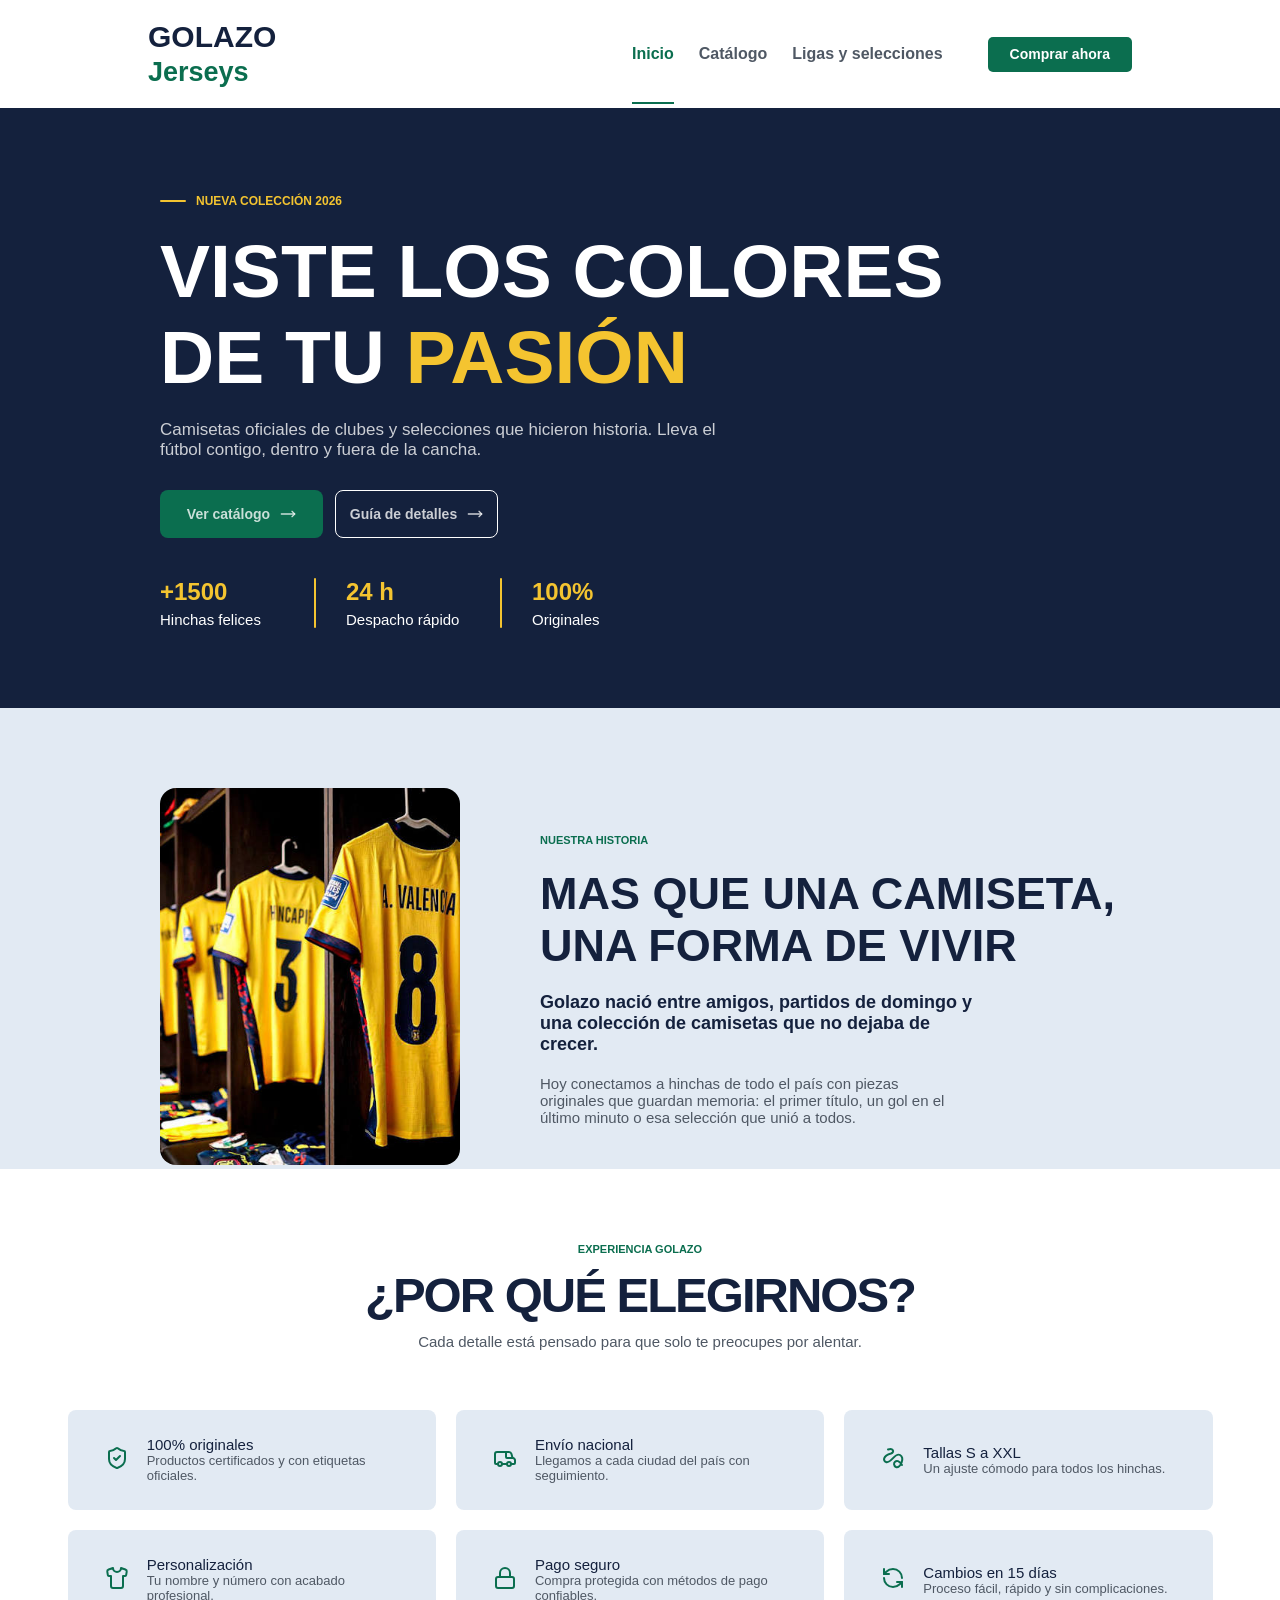
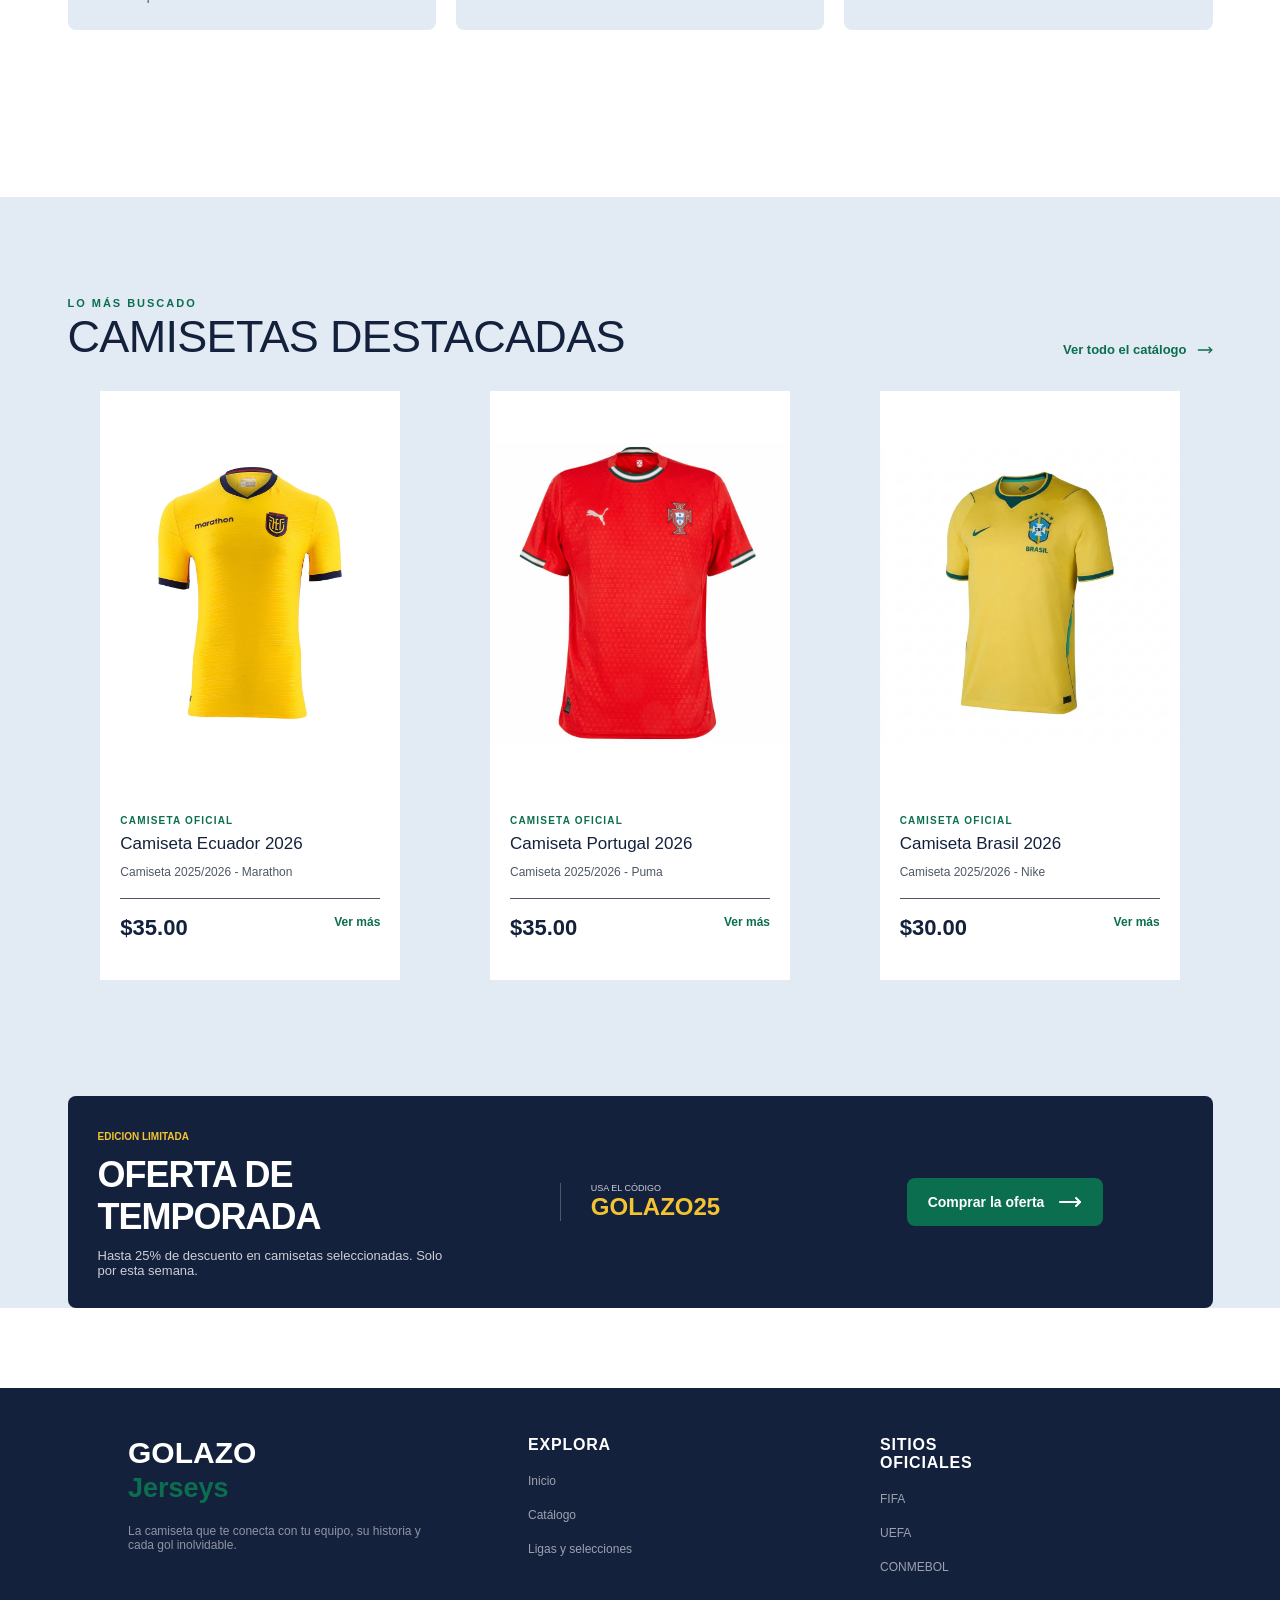
<file: index.html>
<!DOCTYPE html>
<html lang="es">
<head>
    <meta charset="UTF-8">
    <meta name="viewport" content="width=device-width, initial-scale=1.0">
    <title>GOLAZO Jerseys</title>
    <link rel="preconnect" href="https://fonts.googleapis.com">
    <link rel="preconnect" href="https://fonts.gstatic.com" crossorigin>
    <link rel="stylesheet" href="css/styles.css">
</head>
<body>
    <header class="cabecera">
        <div class="contenedor">
            <a href="index.html">
                <div class="logo">
                    <h1>GOLAZO<br><span>Jerseys</span></h1>
                </div>
            </a>

            <nav class="navegacion">
                <ul>
                    <li><a href="index.html" id="inicio" class="active"> Inicio</a></li>
                    <li><a href="catalogo.html" id="catalogo">Catálogo</a></li>
                    <li><a href="tercerPagina.html" id="liga">Ligas y selecciones</a></li>
                </ul>
                <a href="catalogo.html" id="comprar">Comprar ahora</a>
            </nav>
        </div>
    </header>

    <main>
        <section class= "hero">
            <div class="heroContenedor">
                <span id="nueva-coleccion">NUEVA COLECCIÓN 2026</span>
                <h2>VISTE LOS COLORES <br> DE TU <span style="color: var(--colorAmarillo);">PASIÓN</span></h2>
                <p>Camisetas oficiales de clubes y selecciones que hicieron historia. Lleva el <br> fútbol contigo, dentro y fuera de la cancha.</p>

                <div class="heroNavegacion">
                    <a href="catalogo.html" class="catalogo">Ver catálogo<svg xmlns="http://www.w3.org/2000/svg" width="16" height="16" viewBox="0 0 24 24" fill="none" stroke="currentColor" stroke-width="2" stroke-linecap="round" stroke-linejoin="round" class="lucide lucide-move-right preview-icon"><path d="M18 8L22 12L18 16"/><path d="M2 12H22"/></svg></a>
                    <a href="tercerPagina.html" class="guia">Guía de detalles<svg xmlns="http://www.w3.org/2000/svg" width="16" height="16" viewBox="0 0 24 24" fill="none" stroke="currentColor" stroke-width="2" stroke-linecap="round" stroke-linejoin="round" class="lucide lucide-move-right preview-icon"><path d="M18 8L22 12L18 16"/><path d="M2 12H22"/></svg></a> 
                </div>

                <div class= "heroDatos">
                    <div>
                        <strong>+1500</strong>
                        <p>Hinchas felices</p>
                    </div>
                    <span></span>
                    <div>
                        <strong>24 h</strong>
                        <p>Despacho rápido</p>
                    </div>
                    <span></span>
                    <div>
                        <strong>100%</strong>
                        <p>Originales</p>
                    </div>
                </div>
            </div>
        </section>

        <div class="historia">
            <div class="hstContenedor">
                <div class="hstImg">
                    <img src="img/hst.jpg" alt="camisetas de futbol">
                </div>

                <section class="hstTitulo">
                    <div class="hstSeccion">
                        <span>NUESTRA HISTORIA</span>
                        <h2>MAS QUE UNA CAMISETA, UNA FORMA DE VIVIR</h2>
                    </div>
                    
                    <p class="lead">Golazo nació entre amigos, partidos de domingo y <br> una colección de camisetas que no dejaba de <br> crecer.</p>
                    <p>Hoy conectamos a hinchas de todo el país con piezas <br> originales que guardan memoria: el primer título, un gol en el <br> último minuto o esa selección que unió a todos.</p>
                </section>
            </div>
        </div>

        <section class="beneficios">
            <div class="bnfContenedor">
                <div class="bnfTitulo">
                    <span>EXPERIENCIA GOLAZO</span>
                    <h2>¿POR QUÉ ELEGIRNOS?</h2>
                    <p>Cada detalle está pensado para que solo te preocupes por alentar.</p>
                </div>

                <div class="bnfGrid">
                    <article>    
                        <span><svg xmlns="http://www.w3.org/2000/svg" width="24" height="24" viewBox="0 0 24 24" fill="none" stroke="currentColor" stroke-width="2" stroke-linecap="round" stroke-linejoin="round" class="lucide lucide-shield-check preview-icon"><path d="M20 13c0 5-3.5 7.5-7.66 8.95a1 1 0 0 1-.67-.01C7.5 20.5 4 18 4 13V6a1 1 0 0 1 1-1c2 0 4.5-1.2 6.24-2.72a1.17 1.17 0 0 1 1.52 0C14.51 3.81 17 5 19 5a1 1 0 0 1 1 1z"/><path d="m9 12 2 2 4-4"/></svg></span>
                        <div>
                            <h3>100% originales</h3>
                            <p>Productos certificados y con etiquetas oficiales.</p>
                        </div>
                    </article>

                    <article>
                        <span><svg xmlns="http://www.w3.org/2000/svg" width="24" height="24" viewBox="0 0 24 24" fill="none" stroke="currentColor" stroke-width="2" stroke-linecap="round" stroke-linejoin="round" class="lucide lucide-van preview-icon"><path d="M13 6v5a1 1 0 0 0 1 1h6.102a1 1 0 0 1 .712.298l.898.91a1 1 0 0 1 .288.702V17a1 1 0 0 1-1 1h-3"/><path d="M5 18H3a1 1 0 0 1-1-1V8a2 2 0 0 1 2-2h12c1.1 0 2.1.8 2.4 1.8l1.176 4.2"/><path d="M9 18h5"/><circle cx="16" cy="18" r="2"/><circle cx="7" cy="18" r="2"/></svg></span>
                        <div>
                            <h3>Envío nacional</h3>
                            <p>Llegamos a cada ciudad del país con seguimiento.</p>
                        </div>
                    </article>

                    <article>
                        <span><svg xmlns="http://www.w3.org/2000/svg" width="24" height="24" viewBox="0 0 24 24" fill="none" stroke="currentColor" stroke-width="2" stroke-linecap="round" stroke-linejoin="round" class="lucide lucide-line-squiggle preview-icon"><path d="M7 3.5c5-2 7 2.5 3 4C1.5 10 2 15 5 16c5 2 9-10 14-7s.5 13.5-4 12c-5-2.5.5-11 6-2"/></svg></span>
                        <div>
                            <h3>Tallas S a XXL</h3>
                            <p>Un ajuste cómodo para todos los hinchas.</p>
                        </div>
                    </article>

                    <article>
                        <span><svg xmlns="http://www.w3.org/2000/svg" width="24" height="24" viewBox="0 0 24 24" fill="none" stroke="currentColor" stroke-width="2" stroke-linecap="round" stroke-linejoin="round" class="lucide lucide-shirt preview-icon"><path d="M20.38 3.46 16 2a4 4 0 0 1-8 0L3.62 3.46a2 2 0 0 0-1.34 2.23l.58 3.47a1 1 0 0 0 .99.84H6v10c0 1.1.9 2 2 2h8a2 2 0 0 0 2-2V10h2.15a1 1 0 0 0 .99-.84l.58-3.47a2 2 0 0 0-1.34-2.23z"/></svg></span>
                        <div>
                            <h3>Personalización</h3>
                            <p>Tu nombre y número con acabado profesional.</p>
                        </div>
                    </article>

                    <article>
                        <span><svg xmlns="http://www.w3.org/2000/svg" width="24" height="24" viewBox="0 0 24 24" fill="none" stroke="currentColor" stroke-width="2" stroke-linecap="round" stroke-linejoin="round" class="lucide lucide-lock preview-icon"><rect width="18" height="11" x="3" y="11" rx="2" ry="2"/><path d="M7 11V7a5 5 0 0 1 10 0v4"/></svg></span>
                        <div>
                            <h3>Pago seguro</h3>
                            <p>Compra protegida con métodos de pago confiables.</p>
                        </div>
                    </article>

                    <article>
                        <span><svg xmlns="http://www.w3.org/2000/svg" width="24" height="24" viewBox="0 0 24 24" fill="none" stroke="currentColor" stroke-width="2" stroke-linecap="round" stroke-linejoin="round" class="lucide lucide-refresh-ccw preview-icon"><path d="M21 12a9 9 0 0 0-9-9 9.75 9.75 0 0 0-6.74 2.74L3 8"/><path d="M3 3v5h5"/><path d="M3 12a9 9 0 0 0 9 9 9.75 9.75 0 0 0 6.74-2.74L21 16"/><path d="M16 16h5v5"/></svg></span>
                        <div>
                            <h3>Cambios en 15 días</h3>
                            <p>Proceso fácil, rápido y sin complicaciones.</p>
                        </div>
                    </article>
                </div>
            </div>

        </section>

        <section class="destacadas">
            <div class="destacadasGrid">
                <div class="destacadasTitulo">
                    <div>
                        <span>LO MÁS BUSCADO</span>
                        <h2>CAMISETAS DESTACADAS</h2>
                    </div>
                    <a href="catalogo.html">Ver todo el catálogo<svg xmlns="http://www.w3.org/2000/svg" width="16" height="16" viewBox="0 0 24 24" fill="none" stroke="currentColor" stroke-width="2" stroke-linecap="round" stroke-linejoin="round" class="lucide lucide-move-right preview-icon"><path d="M18 8L22 12L18 16"/><path d="M2 12H22"/></svg></a>
                </div>

                <div class="destacadasProductosGrid">
                    <article class="productoTarjeta">
                        <div class="contenedorImagen">
                            <img src="img/camiseta_EC.png" alt="Camiseta de Ecuador">
                        </div>
                        <div class="productoTarjetaTexto">
                            <p>CAMISETA OFICIAL</p>
                            <h3>Camiseta Ecuador 2026</h3>
                            <span>Camiseta 2025/2026 - Marathon</span>
                            <div>
                                <strong>$35.00</strong>
                                <a href="tercerPagina.html">Ver más</a>
                            </div>
                        </div>
                    </article>

                    <article class="productoTarjeta">
                        <div class="contenedorImagen">
                            <img src="img/camiseta_POR.png" alt="">
                        </div>
                        <div class="productoTarjetaTexto">
                            <p>CAMISETA OFICIAL</p>
                            <h3>Camiseta Portugal 2026</h3>
                            <span>Camiseta 2025/2026 - Puma</span>
                            <div>
                                <strong>$35.00</strong>
                                <a href="tercerPagina.html">Ver más</a>
                            </div>
                        </div>
                    </article>
                    
                    <article class="productoTarjeta">
                        <div class="contenedorImagen">
                            <img src="img/camiseta_BRA.png" alt="">
                        </div>
                        <div class="productoTarjetaTexto">
                            <p>CAMISETA OFICIAL</p>
                            <h3>Camiseta Brasil 2026</h3>
                            <span>Camiseta 2025/2026 - Nike</span>
                            <div>
                                <strong>$30.00</strong>
                                <a href="tercerPagina.html">Ver más</a>
                            </div>
                        </div>
                    </article>
                </div>
            </div>
        </section>

        <aside class="ofertas">
            <div class="ofertasContenedor">
                <div class="ofContenedor">
                    <span>EDICION LIMITADA</span>
                    <h2>OFERTA DE TEMPORADA</h2>
                    <p>Hasta 25% de descuento en camisetas seleccionadas. Solo por esta semana.</p>
                </div>

                <div class="codigo">
                    <small>USA EL CÓDIGO</small>
                    <strong>GOLAZO25</strong>
                </div>
    
                <a href="catalogo.html">Comprar la oferta<svg xmlns="http://www.w3.org/2000/svg" width="24" height="24" viewBox="0 0 24 24" fill="none" stroke="currentColor" stroke-width="2" stroke-linecap="round" stroke-linejoin="round" class="lucide lucide-move-right preview-icon"><path d="M18 8L22 12L18 16"/><path d="M2 12H22"/></svg></a>
            </div>
        </aside>
    </main>

    <footer>
        <div class="footerContenedor">
            <div>
                <div class="logo">
                    <h1 style="color: var(--colorBlanco) ">GOLAZO<br><span>Jerseys</span></h1>
                </div>
                <p>La camiseta que te conecta con tu equipo, su historia y cada gol inolvidable.</p>
            </div>

            <div>
                <h2>EXPLORA</h2>
                <a href="index.html">Inicio</a>
                <a href="catalogo.html">Catálogo</a>
                <a href="tercerPagina.html">Ligas y selecciones</a>
            </div>

            <div>
                <h3>SITIOS OFICIALES</h3>
                <a href="https://www.fifa.com/es/home">FIFA</a>
                <a href="https://es.uefa.com/">UEFA</a>
                <a href="https://www.conmebol.com/">CONMEBOL</a>
            </div>
        </div>
    </footer>
</body>
</html>
</file>
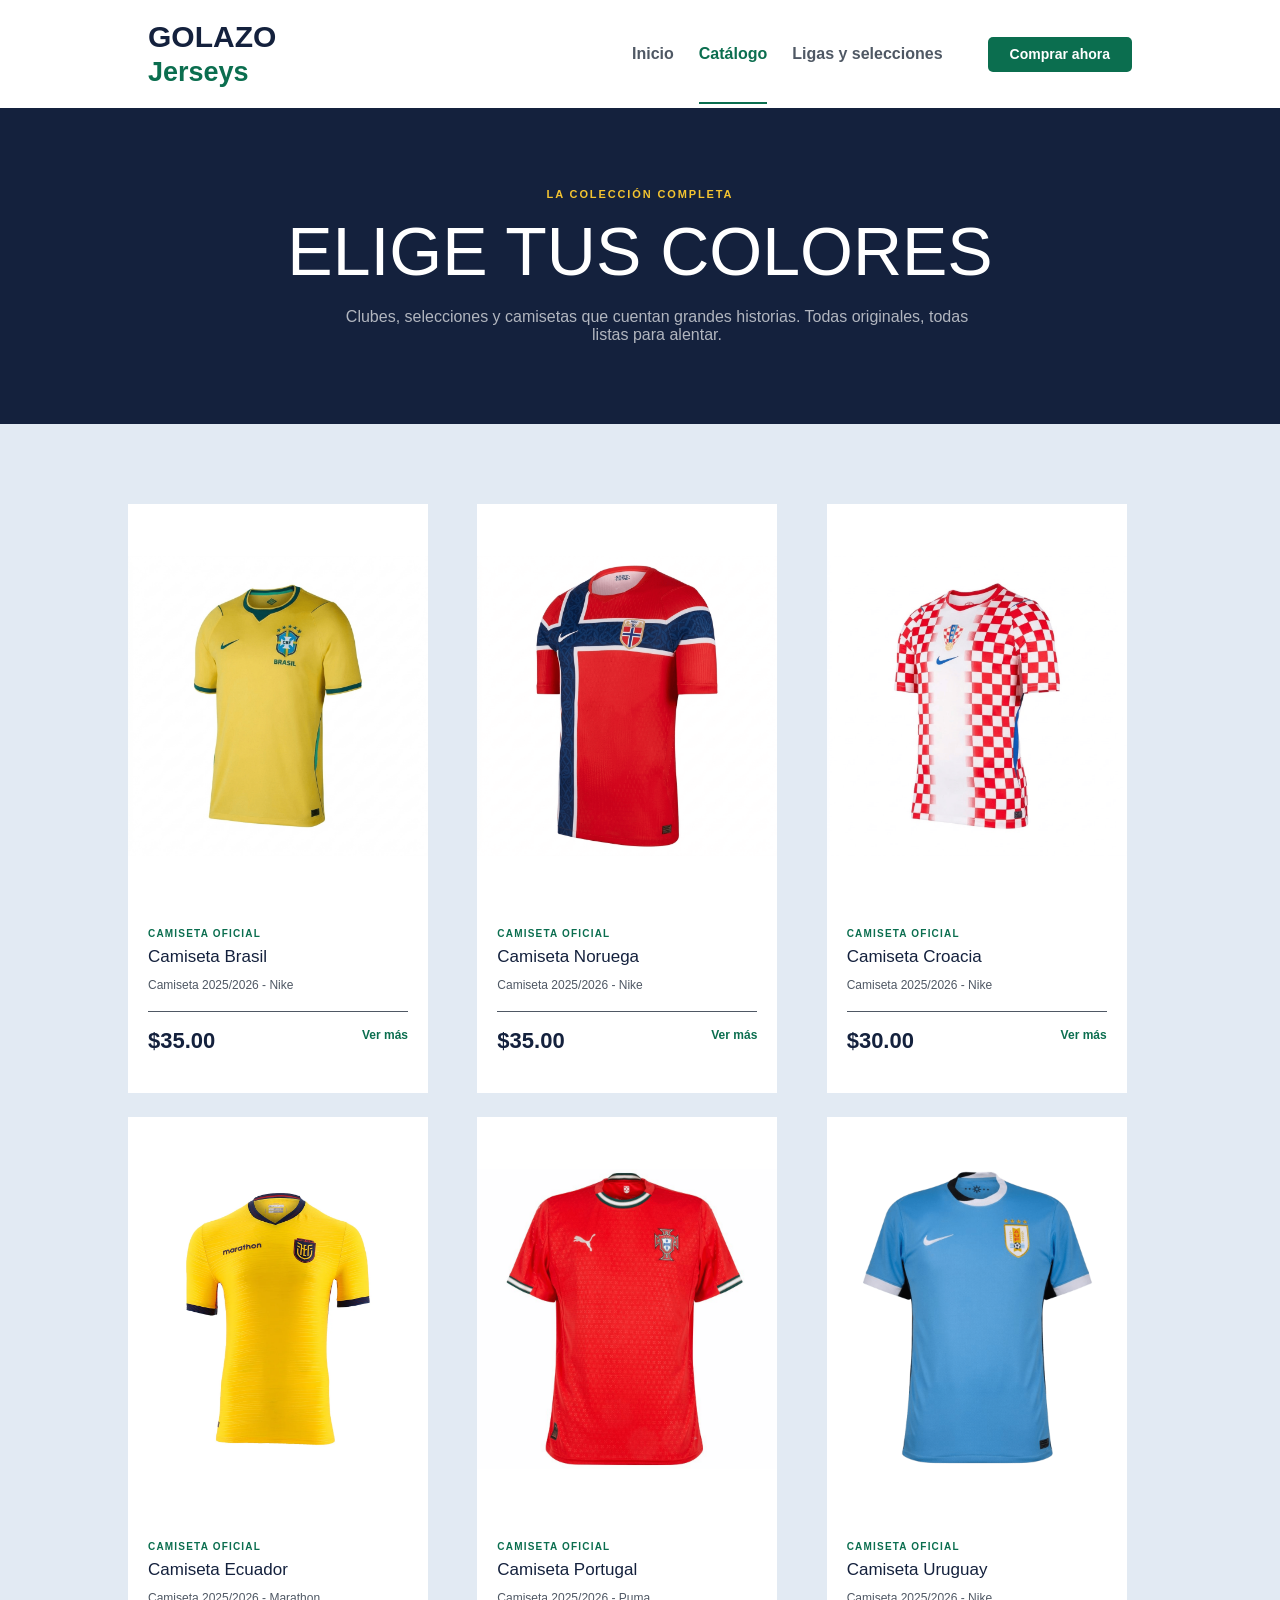
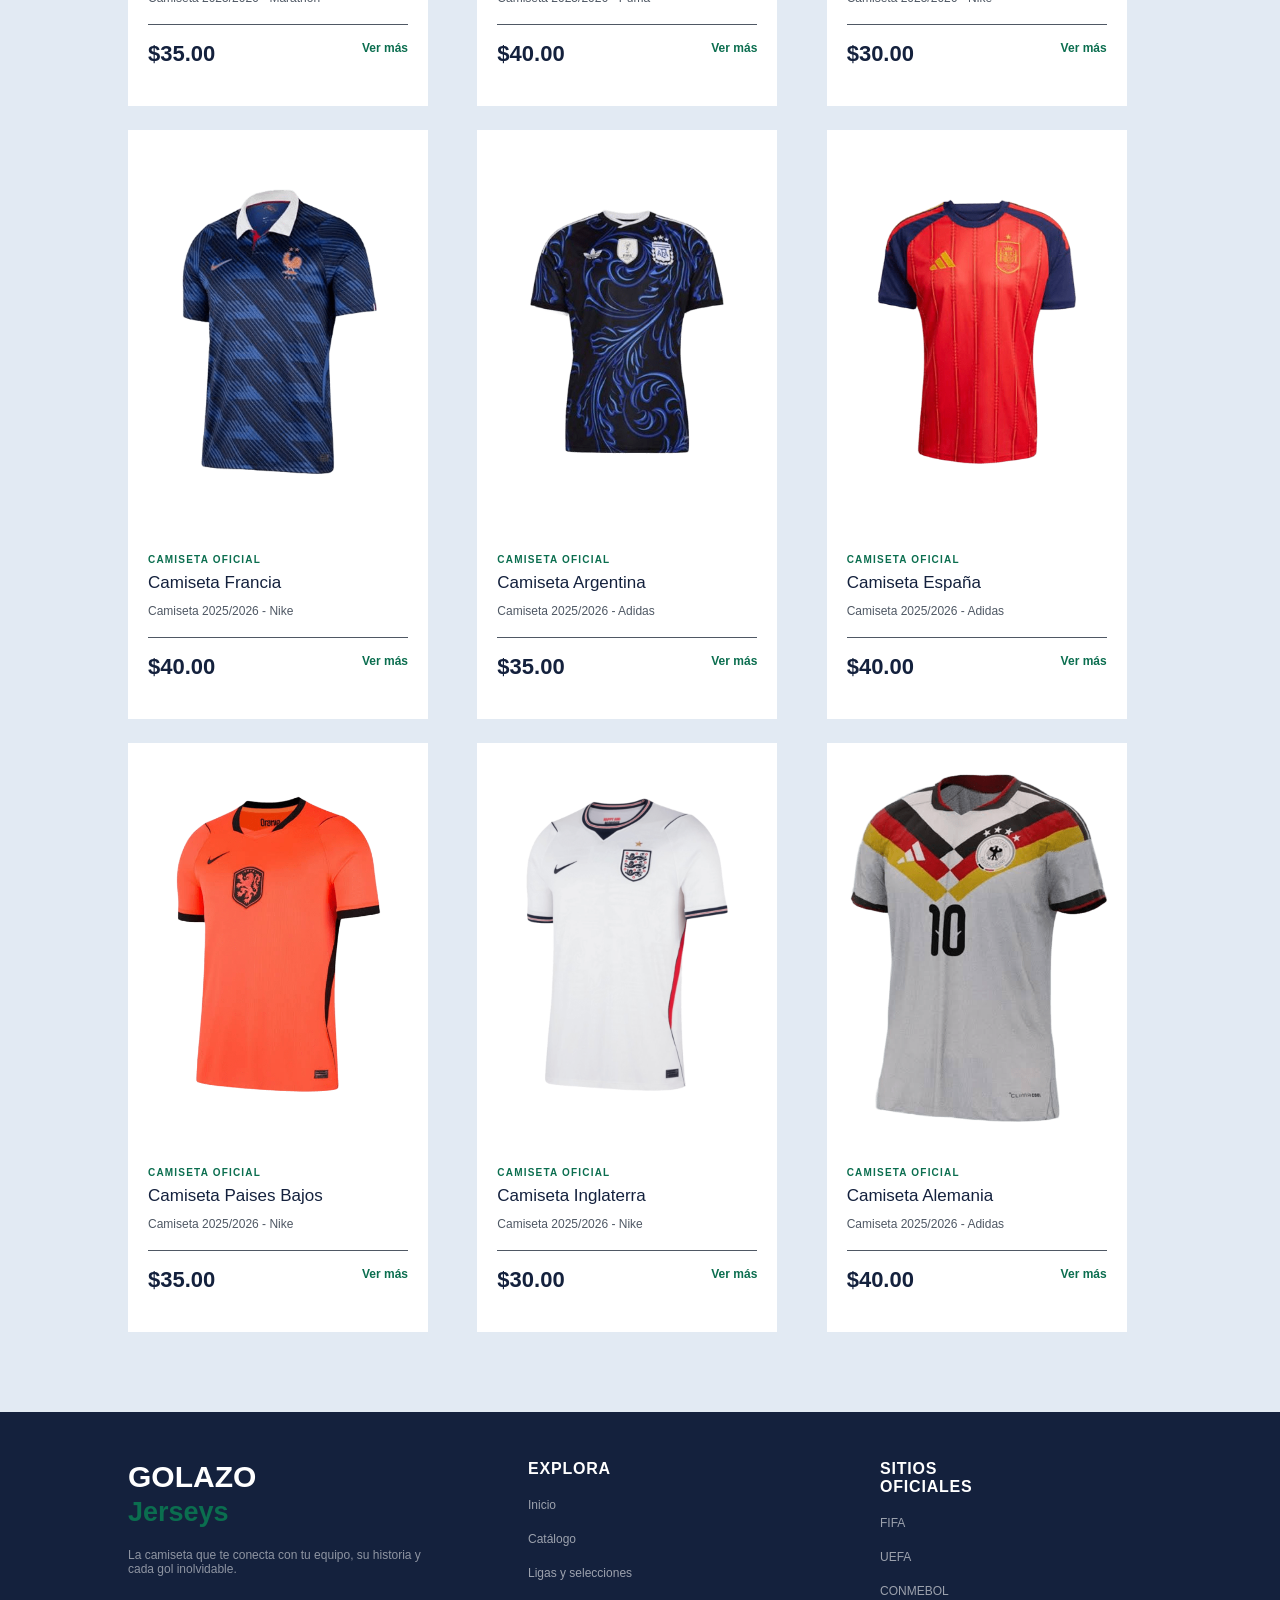
<file: catalogo.html>
<!DOCTYPE html>
<html lang="en">
<head>
    <meta charset="UTF-8">
    <meta name="viewport" content="width=device-width, initial-scale=1.0">
    <title>GOLAZO Jerseys</title>
    <link rel="preconnect" href="https://fonts.googleapis.com">
    <link rel="preconnect" href="https://fonts.gstatic.com" crossorigin>
    <link rel="stylesheet" href="css/styles.css">

    <style>
        .seccionCatalogo{
            height: auto;
        }
        .seccionHero{
            width: 100%;
            height: auto;
            padding: 80px 0;
            background-color: #14213D;
            display: flex;
            justify-content: center;
        }

        .seccionHeroContenedor{
            width: 100%;
            height: auto;
            margin: 0 47px;
            display: flex;
            flex-direction: column;
            text-align: center;
        } 

        .seccionHeroContenedor > span{
            width: 100%;
            height: auto;
            margin-bottom: 12px;
            font-family: var(--fuentePrincipal);
            font-weight: 800;
            font-size: 11px;
            letter-spacing: 1.88px;
            color: var(--colorAmarillo);
        }

        .seccionHeroContenedor > h2{
            width: 100%;
            height: auto;
            font-family: var(--fuenteTitulos);
            font-weight: 400;
            font-size: 68px;
            color: var(--colorBlanco);
        }

        .seccionHeroContenedor > p{
            width: 650px;
            height: auto;
            margin-left:285px;
            margin-top: 18px;
            font-family: var(--fuentePrincipal);
            font-weight: 400;
            font-size: 16px;
            color: color-mix(in srgb, var(--colorBlanco) 67%, transparent);
        }

        .seccionCatalogo{
            width: 100%;
            height: auto;
            display: flex;
            justify-content: center;
        }

        .productosContenedor{
            width: 1024px;
            height: auto;
            display: grid;
            grid-template-columns: repeat(3, 1fr);
            column-gap: 24px;
            row-gap: 24px;
            margin: 80px 0;
        }

        @media (max-width: 768px){
            .seccionHeroContenedor > p{
                margin: 0;
            }

            .productosContenedor{
                width: 705px;
                grid-template-columns: repeat(2, 1fr);
            }

            .productoTarjeta{
                width: 340px;
                height: auto;
            }
        }

        @media (max-width: 425px){
            .seccionHeroContenedor > h2{
                font-size: 48px;
            }

            .seccionCatalogo{
                height: auto;
            }
            
            .seccionHeroContenedor > p{
                width: 100%;
                font-size: 13px;
                margin-top: 10px;
            }
            
            .productosContenedor{
                width: 342px;
                grid-template-columns: repeat(1, 1fr);
            }
        }

    </style>
</head>
<body>
    <header class="cabecera">
        <div class="contenedor">
            <a href="index.html">
                <div class="logo">
                    <h1>GOLAZO<br><span>Jerseys</span></h1>
                </div>
            </a>

            <nav class="navegacion">
                <ul>
                    <li><a href="index.html" id="inicio"> Inicio</a></li>
                    <li><a href="catalogo.html" id="catalogo" class="active">Catálogo</a></li>
                    <li><a href="tercerPagina.html" id="liga">Ligas y selecciones</a></li>
                </ul>
                <a href="catalogo.html" id="comprar">Comprar ahora</a>
            </nav>
        </div>
    </header>

    <main>
        <section class="seccionHero">
            <div class="seccionHeroContenedor">
                <span>LA COLECCIÓN COMPLETA</span>
                <h2>ELIGE TUS COLORES</h2>
                <p>Clubes, selecciones y camisetas que cuentan grandes historias. Todas originales, todas listas para alentar.</p>
            </div>
        </section>

        <div class="seccionCatalogo">
            <div class="productosContenedor">
                <article class="productoTarjeta">
                    <div class="contenedorImagen">
                        <img src="img/camiseta_BRA.png" alt="Camiseta Brasil">
                    </div>
                    <div class="productoTarjetaTexto">
                        <p>CAMISETA OFICIAL</p>
                        <h2>Camiseta Brasil</h2>
                        <span>Camiseta 2025/2026 - Nike</span>
                        <div>
                            <strong>$35.00</strong>
                            <a href="tercerPagina.html">Ver más</a>
                        </div>
                    </div>
                </article>

                <article class="productoTarjeta">
                    <div class="contenedorImagen">
                        <img src="img/camiseta_NOR.png" alt="Camiseta Noruega">
                    </div>
                    <div class="productoTarjetaTexto">
                        <p>CAMISETA OFICIAL</p>
                        <h3>Camiseta Noruega</h3>
                        <span>Camiseta 2025/2026 - Nike</span>
                        <div>
                            <strong>$35.00</strong>
                            <a href="tercerPagina.html">Ver más</a>
                        </div>
                    </div>
                </article>
                
                <article class="productoTarjeta">
                    <div class="contenedorImagen">
                        <img src="img/camiseta_CRO.png" alt="Camiseta Croacia">
                    </div>
                    <div class="productoTarjetaTexto">
                        <p>CAMISETA OFICIAL</p>
                        <h3>Camiseta Croacia</h3>
                        <span>Camiseta 2025/2026 - Nike</span>
                        <div>
                            <strong>$30.00</strong>
                            <a href="tercerPagina.html">Ver más</a>
                        </div>
                    </div>
                </article>

                <article class="productoTarjeta">
                    <div class="contenedorImagen">
                        <img src="img/camiseta_EC.png" alt="Camiseta Ecuador">
                    </div>
                    <div class="productoTarjetaTexto">
                        <p>CAMISETA OFICIAL</p>
                        <h3>Camiseta Ecuador</h3>
                        <span>Camiseta 2025/2026 - Marathon</span>
                        <div>
                            <strong>$35.00</strong>
                            <a href="tercerPagina.html">Ver más</a>
                        </div>
                    </div>
                </article>
                
                <article class="productoTarjeta">
                    <div class="contenedorImagen">
                        <img src="img/camiseta_POR.png" alt="Camiseta Portugal">
                    </div>
                    <div class="productoTarjetaTexto">
                        <p>CAMISETA OFICIAL</p>
                        <h3>Camiseta Portugal</h3>
                        <span>Camiseta 2025/2026 - Puma</span>
                        <div>
                            <strong>$40.00</strong>
                            <a href="tercerPagina.html">Ver más</a>
                        </div>
                    </div>
                </article>

                <article class="productoTarjeta">
                    <div class="contenedorImagen">
                        <img src="img/camiseta_UR.png" alt="Camiseta Uruguay">
                    </div>
                    <div class="productoTarjetaTexto">
                        <p>CAMISETA OFICIAL</p>
                        <h3>Camiseta Uruguay</h3>
                        <span>Camiseta 2025/2026 - Nike</span>
                        <div>
                            <strong>$30.00</strong>
                            <a href="tercerPagina.html">Ver más</a>
                        </div>
                    </div>
                </article>
                
                <article class="productoTarjeta">
                    <div class="contenedorImagen">
                        <img src="img/camiseta_FR.png" alt="Camiseta Francia">
                    </div>
                    <div class="productoTarjetaTexto">
                        <p>CAMISETA OFICIAL</p>
                        <h3>Camiseta Francia</h3>
                        <span>Camiseta 2025/2026 - Nike</span>
                        <div>
                            <strong>$40.00</strong>
                            <a href="tercerPagina.html">Ver más</a>
                        </div>
                    </div>
                </article>

                <article class="productoTarjeta">
                    <div class="contenedorImagen">
                        <img src="img/camiseta_ARG.png" alt="Camiseta Argentina">
                    </div>
                    <div class="productoTarjetaTexto">
                        <p>CAMISETA OFICIAL</p>
                        <h3>Camiseta Argentina</h3>
                        <span>Camiseta 2025/2026 - Adidas</span>
                        <div>
                            <strong>$35.00</strong>
                            <a href="tercerPagina.html">Ver más</a>
                        </div>
                    </div>
                </article>  

                <article class="productoTarjeta">
                    <div class="contenedorImagen">
                        <img src="img/camiseta_ESP.png" alt="Camiseta España">
                    </div>
                    <div class="productoTarjetaTexto">
                        <p>CAMISETA OFICIAL</p>
                        <h3>Camiseta España</h3>
                        <span>Camiseta 2025/2026 - Adidas</span>
                        <div>
                            <strong>$40.00</strong>
                            <a href="tercerPagina.html">Ver más</a>
                        </div>
                    </div>
                </article>

                <article class="productoTarjeta">
                    <div class="contenedorImagen">
                        <img src="img/camiseta_PB.png" alt="Camiseta Paises Bajos">
                    </div>
                    <div class="productoTarjetaTexto">
                        <p>CAMISETA OFICIAL</p>
                        <h3>Camiseta Paises Bajos</h3>
                        <span>Camiseta 2025/2026 - Nike</span>
                        <div>
                            <strong>$35.00</strong>
                            <a href="tercerPagina.html">Ver más</a>
                        </div>
                    </div>
                </article>
                
                <article class="productoTarjeta">
                    <div class="contenedorImagen">
                        <img src="img/camiseta_ING.png" alt="Camiseta Inglaterra">
                    </div>
                    <div class="productoTarjetaTexto">
                        <p>CAMISETA OFICIAL</p>
                        <h3>Camiseta Inglaterra</h3>
                        <span>Camiseta 2025/2026 - Nike</span>
                        <div>
                            <strong>$30.00</strong>
                            <a href="tercerPagina.html">Ver más</a>
                        </div>
                    </div>
                </article>

                <article class="productoTarjeta">
                    <div class="contenedorImagen">
                        <img src="img/camiseta_ALM.png" alt="Camiseta Alemania">
                    </div>
                    <div class="productoTarjetaTexto">
                        <p>CAMISETA OFICIAL</p>
                        <h3>Camiseta Alemania</h3>
                        <span>Camiseta 2025/2026 - Adidas</span>
                        <div>
                            <strong>$40.00</strong>
                            <a href="tercerPagina.html">Ver más</a>
                        </div>
                    </div>
                </article>                  
            </div>
        </div>
    </main>

    <footer>
        <div class="footerContenedor">
            <div>
                <div class="logo">
                    <h1 style="color: var(--colorBlanco) ">GOLAZO<br><span>Jerseys</span></h1>
                </div>
                <p>La camiseta que te conecta con tu equipo, su historia y cada gol inolvidable.</p>
            </div>

            <div>
                <h2>EXPLORA</h2>
                <a href="index.html">Inicio</a>
                <a href="catalogo.html">Catálogo</a>
                <a href="tercerPagina.html">Ligas y selecciones</a>
            </div>

            <div>
                <h3>SITIOS OFICIALES</h3>
                <a href="https://www.fifa.com/es/home">FIFA</a>
                <a href="https://es.uefa.com/">UEFA</a>
                <a href="https://www.conmebol.com/">CONMEBOL</a>
            </div>
        </div>
    </footer>
</body>
</html>
</file>
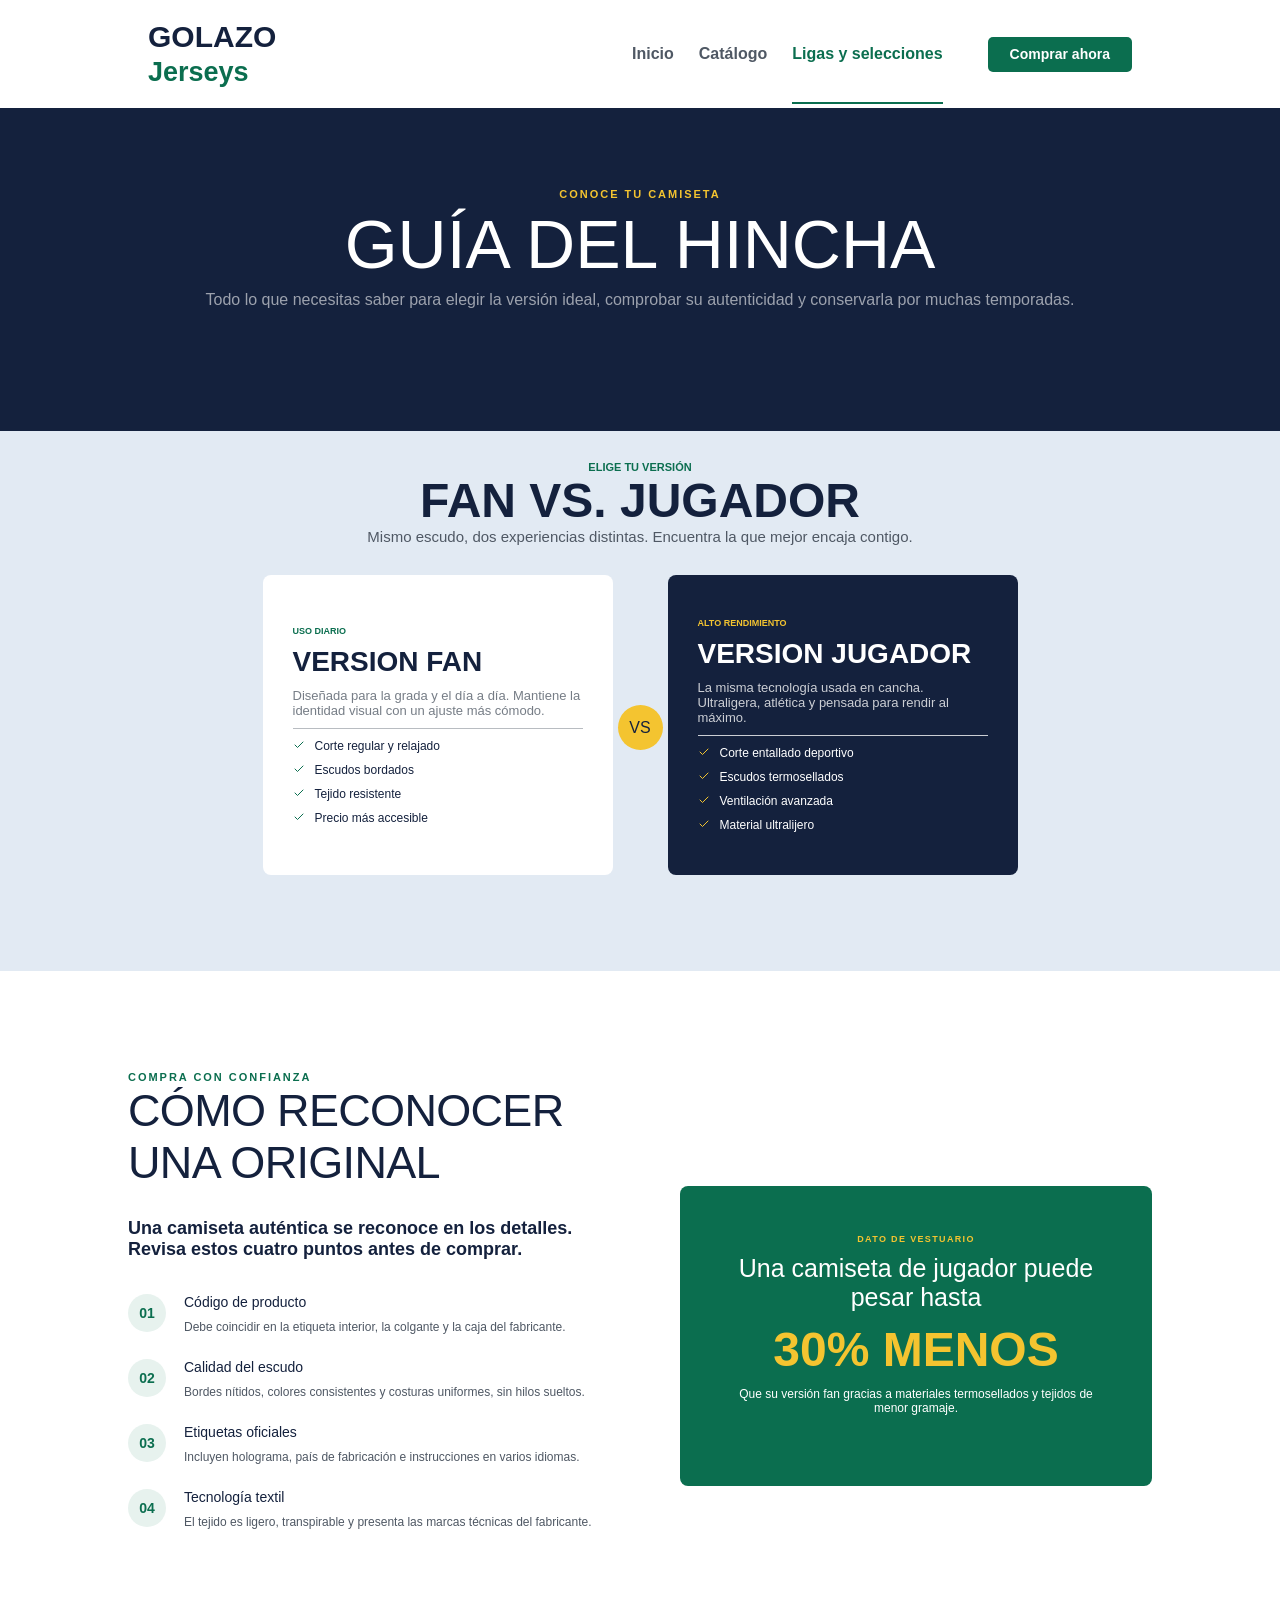
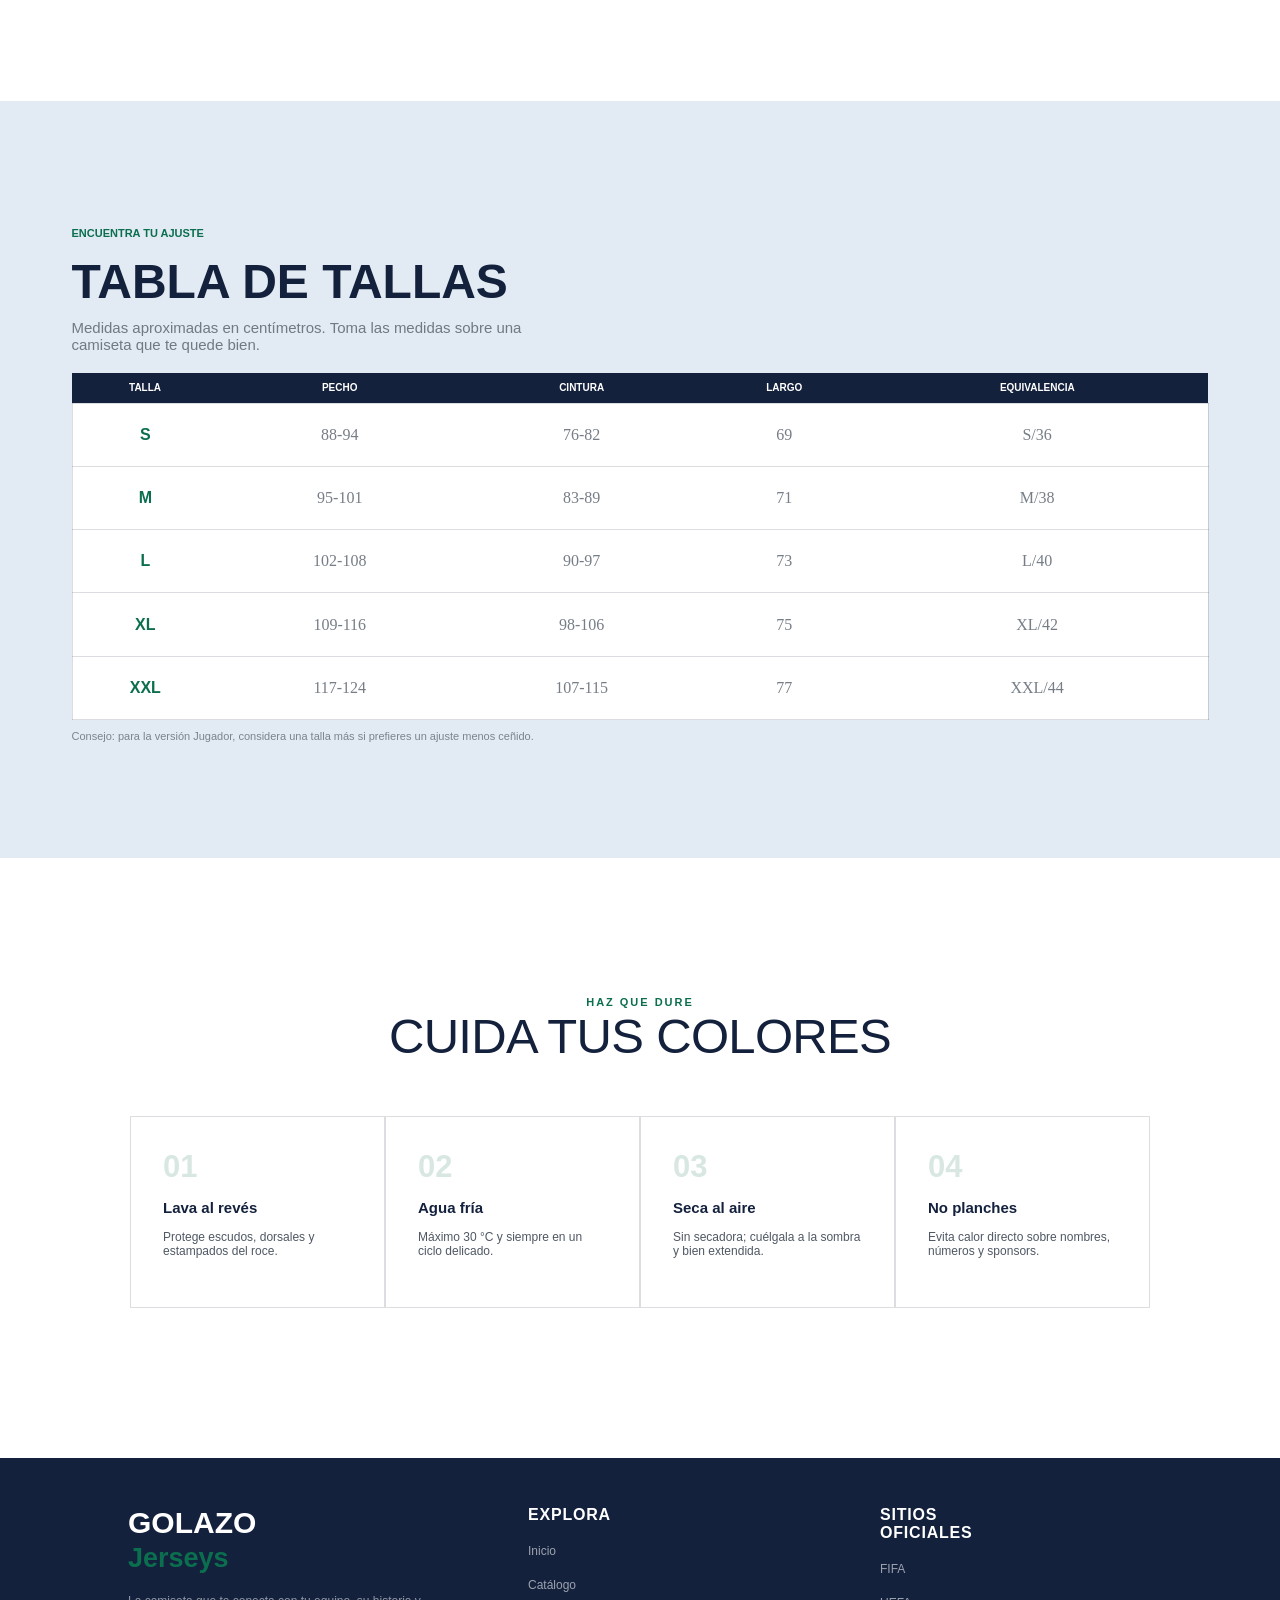
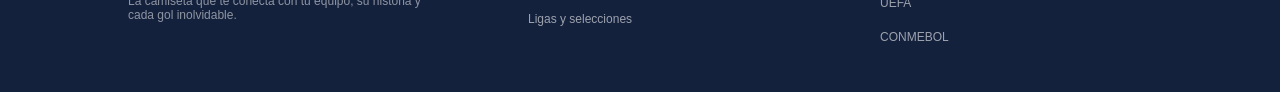
<file: tercerPagina.html>
<!DOCTYPE html>
<html lang="es">
<head>
    <meta charset="UTF-8">
    <meta name="viewport" content="width=device-width, initial-scale=1.0">
    <title>GOLAZO Jerseys</title>
    <link rel="preconnect" href="https://fonts.googleapis.com">
    <link rel="preconnect" href="https://fonts.gstatic.com" crossorigin>
    <link rel="stylesheet" href="css/styles.css">
</head>
<body>
    <header class="cabecera">
        <div class="contenedor">
            <a href="index.html">
                <div class="logo">
                    <h1>GOLAZO<br><span>Jerseys</span></h1>
                </div>
            </a>

            <nav class="navegacion">
                <ul>
                    <li><a href="index.html" id="inicio"> Inicio</a></li>
                    <li><a href="catalogo.html" id="catalogo">Catálogo</a></li>
                    <li><a href="tercerPagina.html" id="liga" class="active">Ligas y selecciones</a></li>
                </ul>
                <a href="catalogo.html" id="comprar">Comprar ahora</a>
            </nav>
        </div>
    </header>

    <main>
        <div class="lsHero">
            <div class="lsHeroContenedor">
                <span>CONOCE TU CAMISETA</span>
                <h1>GUÍA DEL HINCHA</h1>
                <p>Todo lo que necesitas saber para elegir la versión ideal, comprobar su autenticidad y conservarla por muchas temporadas.<p>
            </div>
        </div>
        
        <section class="lsIntro">
            <div class="lsContenedor">
                <div class="lsTitulo">
                    <span style="color: var(--colorVerde); font-family: var(--fuenteTitulos); font-weight: 800; font-size: 11px;">ELIGE TU VERSIÓN</span>
                    <h2 style="color: var(--colorAzul); font-family: var(--fuenteTitulos); font-weight: 600; font-size: 48px;">FAN VS. JUGADOR</h2>
                    <p style="color: var(--colorGris); font-family: var(--fuentePrincipal); font-size: 15px;">Mismo escudo, dos experiencias distintas. Encuentra la que mejor encaja contigo.</p>
                </div>
                <div class="lsComparacion">
                    <article class="lsTarjeta">
                        <span style="color: var(--colorVerde); font-family: var(--fuentePrincipal); font-weight: 800; font-size: 9px;"> USO DIARIO</span>
                        <h3 style="color: var(--colorAzul); font-family: var(--fuenteTitulos); font-weight: 600; font-size: 28px; padding-top: 10px;">VERSION FAN</h3>
                        <p style="color: color-mix(in srgb, var(--colorGris) 78%, transparent); font-family: var(--fuentePrincipal); font-size: 13px; border-bottom: 1px solid color-mix(in srgb, var(--colorGris) 40%, transparent);">Diseñada para la grada y el día a día. Mantiene la identidad visual con un ajuste más cómodo.</p>
                        <ul style="color: var(--colorAzul); font-family: var(--fuentePrincipal); font-size: 12px; list-style: none;display: flex; gap: 10px; flex-direction: column; padding-top: 10px;">
                            <li style="display: flex; gap: 10px;"><svg xmlns="http://www.w3.org/2000/svg" width="12" height="12" viewBox="0 0 24 24" fill="none" stroke="currentColor" stroke-width="2" stroke-linecap="round" stroke-linejoin="round" class="lucide lucide-check preview-icon" style="color: var(--colorVerde);"><path d="M20 6 9 17l-5-5"/></svg>Corte regular y relajado</li>
                            <li style="display: flex; gap: 10px;"><svg xmlns="http://www.w3.org/2000/svg" width="12" height="12" viewBox="0 0 24 24" fill="none" stroke="currentColor" stroke-width="2" stroke-linecap="round" stroke-linejoin="round" class="lucide lucide-check preview-icon" style="color: var(--colorVerde);"><path d="M20 6 9 17l-5-5"/></svg>Escudos bordados</li>
                            <li style="display: flex; gap: 10px;"><svg xmlns="http://www.w3.org/2000/svg" width="12" height="12" viewBox="0 0 24 24" fill="none" stroke="currentColor" stroke-width="2" stroke-linecap="round" stroke-linejoin="round" class="lucide lucide-check preview-icon" style="color: var(--colorVerde);"><path d="M20 6 9 17l-5-5"/></svg>Tejido resistente</li>
                            <li style="display: flex; gap: 10px;"><svg xmlns="http://www.w3.org/2000/svg" width="12" height="12" viewBox="0 0 24 24" fill="none" stroke="currentColor" stroke-width="2" stroke-linecap="round" stroke-linejoin="round" class="lucide lucide-check preview-icon" style="color: var(--colorVerde);"><path d="M20 6 9 17l-5-5"/></svg>Precio más accesible</li>
                        </ul>
                    </article>
                    <div style="color: var(--colorAzul); font-family: var(--fuenteTitulos); font-weight: 100; background-color: var(--colorAmarillo); width: 45px; height: 45px; border-radius: 100%;">VS</div>
                    <article class="lsTarjeta" style="background-color: var(--colorAzul);">
                        <span style="color: var(--colorAmarillo); font-family: var(--fuentePrincipal); font-weight: 800; font-size: 9px;">ALTO RENDIMIENTO</span>
                        <h3 style="color: var(--colorBlanco); font-family: var(--fuenteTitulos); font-weight: 600; font-size: 28px; padding-top: 10px;">VERSION JUGADOR</h3>
                        <p style="color: color-mix(in srgb, var(--colorBlanco) 78%, transparent); font-family: var(--fuentePrincipal); font-size: 13px;">La misma tecnología usada en cancha. Ultraligera, atlética y pensada para rendir al máximo.</p>
                        <ul style="color: var(--colorBlanco); font-family: var(--fuentePrincipal); font-size: 12px; list-style: none; display: flex; gap: 10px; flex-direction: column; padding-top: 10px;">
                            <li style="display: flex; gap: 10px;"><svg xmlns="http://www.w3.org/2000/svg" width="12" height="12" viewBox="0 0 24 24" fill="none" stroke="currentColor" stroke-width="2" stroke-linecap="round" stroke-linejoin="round" class="lucide lucide-check preview-icon" style="color: var(--colorAmarillo);"><path d="M20 6 9 17l-5-5"/></svg>Corte entallado deportivo</li>
                            <li style="display: flex; gap: 10px;"><svg xmlns="http://www.w3.org/2000/svg" width="12" height="12" viewBox="0 0 24 24" fill="none" stroke="currentColor" stroke-width="2" stroke-linecap="round" stroke-linejoin="round" class="lucide lucide-check preview-icon" style="color: var(--colorAmarillo);"><path d="M20 6 9 17l-5-5"/></svg>Escudos termosellados</li>
                            <li style="display: flex; gap: 10px;"><svg xmlns="http://www.w3.org/2000/svg" width="12" height="12" viewBox="0 0 24 24" fill="none" stroke="currentColor" stroke-width="2" stroke-linecap="round" stroke-linejoin="round" class="lucide lucide-check preview-icon" style="color: var(--colorAmarillo);"><path d="M20 6 9 17l-5-5"/></svg>Ventilación avanzada</li>
                            <li style="display: flex; gap: 10px;"><svg xmlns="http://www.w3.org/2000/svg" width="12" height="12" viewBox="0 0 24 24" fill="none" stroke="currentColor" stroke-width="2" stroke-linecap="round" stroke-linejoin="round" class="lucide lucide-check preview-icon" style="color: var(--colorAmarillo);"><path d="M20 6 9 17l-5-5"/></svg>Material ultralijero</li>
                        </ul>
                    </article>
                </div>
            </div>
        </section>

        <section class="lsAutenticidad">
            <div class="lsAutenticidadContenedor">
                <div class="lsAutenticidadInformacion">
                    <div class="lsAutenticidadTitulo">
                        <span>COMPRA CON CONFIANZA</span>
                        <h2>CÓMO RECONOCER UNA ORIGINAL</h2>
                    </div>

                    <p class="lsAutenticidadParrafo">Una camiseta auténtica se reconoce en los detalles.<br>Revisa estos cuatro puntos antes de comprar.</p>
                    
                    <div class="lsAutenticidadLista">
                        <div>
                            <span>01</span>
                            <div>
                                <h3>Código de producto</h3>
                                <p>Debe coincidir en la etiqueta interior, la colgante y la caja del fabricante.</p>
                            </div>   
                        </div>

                        <div>
                            <span>02</span>
                            <div>
                                <h3>Calidad del escudo</h3>
                                <p>Bordes nítidos, colores consistentes y costuras uniformes, sin hilos sueltos.</p>
                            </div>
                        </div>

                        <div>
                            <span>03</span>
                            <div>
                                <h3>Etiquetas oficiales</h3>
                                <p>Incluyen holograma, país de fabricación e instrucciones en varios idiomas.</p>
                            </div>
                        </div>

                        <div>
                            <span>04</span>
                            <div>
                                <h3>Tecnología textil</h3>
                                <p>El tejido es ligero, transpirable y presenta las marcas técnicas del fabricante.</p>
                            </div>
                        </div>
                    </div>
                </div>

                <aside class="lsTarjetaAutenticidad">
                    <span>DATO DE VESTUARIO</span>
                    <h3>Una camiseta de jugador puede pesar hasta</h3>
                    <strong>30% MENOS</strong>
                    <p>Que su versión fan gracias a materiales termosellados y tejidos de menor gramaje.</p>
                </aside>
            </div>
        </section>

        <section class="lsTallas">
            <div class="lsTallasContenedor">
                <div class="lsTallasTitulo">
                    <span style="color: var(--colorVerde); font-family: var(--fuentePrincipal); font-size: 11px; font-weight: 800; margin-top: 10px;">ENCUENTRA TU AJUSTE</span>
                    <h2 style="color: var(--colorAzul); font-family: var(--fuenteTitulos); font-size: 48px; font-weight: 600; margin-top: 15px;">TABLA DE TALLAS</h2>
                    <p style=" color: color-mix(in srgb, var(--colorGris) 78%, transparent); font-family: var(--fuentePrincipal); font-size: 15px; margin-top: 10px;">Medidas aproximadas en centímetros. Toma las medidas sobre una camiseta que te quede bien.</p>
                </div>

                <div class="lsTablaTallas">
                    <table class="lsTabla">
                        <thead style="background-color: var(--colorAzul);">
                            <tr>
                                <th style="color: var(--colorBlanco); font-family: var(--fuentePrincipal); font-size: 10px;">TALLA</th>
                                <th style="color: var(--colorBlanco); font-family: var(--fuentePrincipal); font-size: 10px;">PECHO</th>
                                <th style="color: var(--colorBlanco); font-family: var(--fuentePrincipal); font-size: 10px;">CINTURA</th>
                                <th style="color: var(--colorBlanco); font-family: var(--fuentePrincipal); font-size: 10px;">LARGO</th>
                                <th style="color: var(--colorBlanco); font-family: var(--fuentePrincipal); font-size: 10px;">EQUIVALENCIA</th>
                            </tr>
                        </thead>

                        <tbody>
                            <tr>
                                <td ><strong style="color: var(--colorVerde); font-family: var(--fuenteTitulos); font-weight: 600;">S</strong></td>
                                <td>88-94</td>
                                <td>76-82</td>
                                <td>69</td>
                                <td>S/36</td>
                            </tr>
                        </tbody>

                        <tbody>
                            <tr>
                                <td ><strong style="color: var(--colorVerde); font-family: var(--fuenteTitulos); font-weight: 600;">M</strong></td>
                                <td>95-101</td>
                                <td>83-89</td>
                                <td>71</td>
                                <td>M/38</td>
                            </tr>
                        </tbody>

                        <tbody>
                            <tr>
                                <td><strong style="color: var(--colorVerde); font-family: var(--fuenteTitulos); font-weight: 600;">L</strong></td>
                                <td>102-108</td>
                                <td>90-97</td>
                                <td>73</td>
                                <td>L/40</td>
                            </tr>
                        </tbody>

                        <tbody>
                            <tr>
                                <td><strong style="color: var(--colorVerde); font-family: var(--fuenteTitulos); font-weight: 600;">XL</strong></td>
                                <td>109-116</td>
                                <td>98-106</td>
                                <td>75</td>
                                <td>XL/42</td>
                            </tr>
                        </tbody>

                        <tbody>
                            <tr>
                                <td><strong style="color: var(--colorVerde); font-family: var(--fuenteTitulos); font-weight: 600;">XXL</strong></td>
                                <td>117-124</td>
                                <td>107-115</td>
                                <td>77</td>
                                <td>XXL/44</td>
                            </tr>
                        </tbody>
                    </table>
                </div>
                <p style="color: color-mix(in srgb, var(--colorGris)70%, transparent); font-family: var(--fuentePrincipal); font-size: 11px;">Consejo: para la versión Jugador, considera una talla más si prefieres un ajuste menos ceñido.</p>
            </div>
        </section>
        
        <section class="lsSeccionCuidado">
            <div class="lsSeccionCuidadoContenedor">
                <div class="lsSeccionCuidadoTitulo">
                    <span>HAZ QUE DURE</span>
                    <h2>CUIDA TUS COLORES</h2>
                </div>

                <div class="lsCuidadoGrid">
                    <article>
                        <span>01</span>
                        <h3>Lava al revés</h3>
                        <p>Protege escudos, dorsales y estampados del roce.</p>
                    </article>

                    <article>
                        <span>02</span>
                        <h3>Agua fría</h3>
                        <p>Máximo 30 °C y siempre en un ciclo delicado.</p>
                    </article>

                    <article>
                        <span>03</span>
                        <h3>Seca al aire</h3>
                        <p>Sin secadora; cuélgala a la sombra y bien extendida.</p>
                    </article>

                    <article>
                        <span>04</span>
                        <h3>No planches</h3>
                        <p>Evita calor directo sobre nombres, números y sponsors.</p>
                    </article>
                </div>
            </div>
        </section>
    </main>

    <footer>
        <div class="footerContenedor">
            <div>
                <div class="logo">
                    <h1 style="color: var(--colorBlanco) ">GOLAZO<br><span>Jerseys</span></h1>
                </div>
                <p>La camiseta que te conecta con tu equipo, su historia y cada gol inolvidable.</p>
            </div>

            <div>
                <h2>EXPLORA</h2>
                <a href="index.html">Inicio</a>
                <a href="catalogo.html">Catálogo</a>
                <a href="tercerPagina.html">Ligas y selecciones</a>
            </div>

            <div>
                <h3>SITIOS OFICIALES</h3>
                <a href="https://www.fifa.com/es/home">FIFA</a>
                <a href="https://es.uefa.com/">UEFA</a>
                <a href="https://www.conmebol.com/">CONMEBOL</a>
            </div>
        </div>
    </footer>
</body>
</html>
</file>
<file: css/styles.css>
:root{
    --colorAzul: #14213D;
    --colorBlanco: #FFFFFF;
    --colorFondo: #e2eaf3;
    --colorVerde: #0B6E4F;
    --colorAmarillo: #F4C430;
    --colorGris: #4F5864;
    --fuentePrincipal:'Inter', sans-serif;
    --fuenteTitulos: 'Oswald', sans-serif;
}

*, *::before, *::after{
    box-sizing: border-box;
    margin: 0;
    padding: 0;
}

main{
    background-color: var(--colorFondo);
}

.cabecera{
    background-color: var(--colorBlanco);
    display: flex;
    justify-content: center;
}

.contenedor{
    display: flex;
    align-items: center;
    width: 1024px;
    height: auto;
    padding: 20px 20px;
    justify-content: space-between;
}

.contenedor a{
    text-decoration: none;
    color: var(--colorAzul);
}

.logo{
    margin-top: 0;
    width: 128px;
    height: auto;
    gap: 10px;
    font-family: var(--fuenteTitulos);
    font-size: 15px;
}

.logo > h1 > span{
    width: auto;
}

.logo span{
    color: var(--colorVerde);
    font-size: 27px;
}

.navegacion{
    width: 500px;
    display: flex;
    align-items: center;
    gap: 25px;
}

.navegacion ul{
    display: flex;
    gap: 25px;
    width: 100%;
    height: auto;
    list-style: none;
}

.navegacion a{
    text-decoration: none;
    font-family: var(--fuentePrincipal);
    color: var(--colorGris);
    font-weight: 600;
}

.navegacion a:hover{
    color: var(--colorVerde);
    border-bottom: 2px solid var(--colorVerde);
    padding-bottom: 40px;
}

.navegacion a.active{
    color: var(--colorVerde);
    border-bottom: 2px solid var(--colorVerde);
    padding-bottom: 40px;
}

#comprar{
    width: 200px;
    height: 35px;
    padding: 0 18px;
    color: var(--colorBlanco);
    background-color: var(--colorVerde);
    border-radius: 5px;
    font-family: var(--fuentePrincipal);
    font-size: 14px;
    font-weight: 700;
    cursor: pointer;
    display: flex;
    align-items: center;
    justify-content: center;
    transition: transform 0.3 ease;
}

#comprar:hover{
    color: var(--colorAzul);
    background-color: var(--colorAmarillo);
    transform: translateY(-3px);
}


/*HOME PAGE  */
/* SECCION HERO */

.hero{
    background-color: var(--colorAzul);
    width: 100%;
    height: auto;
    display: flex;
    justify-content: center;
}

.heroContenedor{
    width: 960px;
    height: auto;
    margin: 80px 86px;
}

#nueva-coleccion{
    width: 100%;
    height: auto;
    display: inline-flex;
    align-items: center;
    gap: 10px;
    font-family: var(--fuentePrincipal);
    font-weight: 700;
    font-size: 12px;
    color: var(--colorAmarillo);
}

#nueva-coleccion::before{
    content: "";
    display: inline-block;
    width: 26px;
    height: 2px;
    background-color: var(--colorAmarillo);
    border-radius: 2px;
}

.heroContenedor h2{
    font-family: var(--fuenteTitulos);
    font-size: 75px;
    font-weight: 700;
    color: var(--colorBlanco);
    margin-top: 20px;
}
 
.heroContenedor p{
    font-family: var(--fuentePrincipal);
    font-size: 17px;
    font-weight: 400;
    color: color-mix(in srgb, var(--colorBlanco) 78%, transparent);
    margin-top: 20px;
}

.heroNavegacion{
    display: flex;
    align-items: center;
    width: 100%;
    height: auto;
    gap: 12px;
    margin-top: 30px;
}

.heroNavegacion > a.catalogo{
    display: inline-flex;
    justify-content: center;
    align-items: center; 
    width: 163px;
    height: 48px;
    font-family: var(--fuentePrincipal);
    font-size: 14px;
    font-weight: 700;
    text-align: center;
    color: color-mix(in srgb, var(--colorBlanco) 78%, transparent);
    background-color: var(--colorVerde);
    border-radius: 8px;
    text-decoration: none;
    gap: 10px;
    transition: transform 0.3 ease;
}

.heroNavegacion > a.guia{
    display: inline-flex;
    justify-content: center;
    align-items: center; 
    width: 163px;
    height: 48px;
    font-family: var(--fuentePrincipal);
    font-size: 14px;
    font-weight: 700;
    text-align: center;
    color: color-mix(in srgb, var(--colorBlanco) 78%, transparent);
    background-color: transparent;
    border: 1px solid white;
    border-radius: 8px;
    text-decoration: none;
    gap: 10px;
}

.heroNavegacion > a:hover{
    color: var(--colorAzul);
    background-color: var(--colorAmarillo);
    transform: translateY(-3px);
    border: 0;
}

.heroDatos{
    display:flex;
    width: 100%;
    height: auto;
    gap: 30px;
    margin-top: 40px;
}

.heroDatos  div{
    display:flex;
    flex-direction: column;   
    width: 124px;
    height: auto;
}

.heroDatos div strong{
    color: var(--colorAmarillo);
    font-family: var(--fuenteTitulos);
    font-size: 24px;
    font-weight: 700;
}

.heroDatos div p{
    font-family: var(--fuentePrincipal);
    font-size: 15px;
    font-weight: 400;
    color: var(--colorBlanco);
    margin-top: 5px;
}

.heroDatos span{
    content: "";
    display: flex;
    width: 2px;
    height: auto;
    background-color: var(--colorAmarillo);
    border-radius: 2px;
}

/* SECCION HISTORIA */
.historia{
    width: 100%;
    height: auto;
    display: flex;
    justify-content: center;
}

.hstContenedor{
    display: flex;
    align-items: center;
    gap: 80px;
    width: 960px;
    height: auto;
    margin-top: 80px;
}

.hstImg img{
    width: 300px;
    height: auto;
    border-radius: 16px;
}

.hstTitulo,
.hstSeccion{
    width: 100%;
    height: auto;
}

.hstSeccion span{
    width: 440px;
    height: auto;
    font-family: var(--fuentePrincipal);
    font-size: 11px;
    font-weight: 800;
    color: var(--colorVerde);
    margin-bottom: 40px;
}

.hstSeccion h2{
    font-family: var(--fuenteTitulos);
    font-size: 45px;
    width: 100%;
    font-weight: 700;
    color: var(--colorAzul);
    margin-top: 20px;
}

.hstTitulo > p.lead{
    font-family: var(--fuentePrincipal);
    font-size: 18px;
    font-weight: 600;
    color: var(--colorAzul);
    margin-top: 20px;
}

.hstTitulo > p{
    font-family: var(--fuentePrincipal);
    font-size: 15px;
    font-weight: 400;
    color: var(--colorGris);
    margin-top: 20px;
}

/* SECTION BENEFICIOS */
.beneficios{
    width: 100%;
    height: 628px;
    display: inline-flex;
    align-content: center;
    background-color: var(--colorBlanco);
}

.bnfContenedor{ 
    width: 100%;
    height: auto;
    margin-top: 70px;
    display: inline-flex;
    gap: 60px;
    flex-direction: column;
    align-items: center;
}

.bnfTitulo{
    width: 100%;
    height: auto;
    text-align: center;
}

.bnfTitulo span{
    font-family: var(--fuentePrincipal);
    font-size: 11px;
    font-weight: 800;
    color: var(--colorVerde);
}

.bnfTitulo h2{
    font-family: var(--fuenteTitulos);
    font-size: 49px;
    font-weight: 700;
    color: var(--colorAzul);
    margin-top: 10px;
    letter-spacing: -2px;
}

.bnfTitulo p{
    font-family: var(--fuentePrincipal);
    font-size: 15px;
    font-weight: 400;
    margin-top: 10px;
    color: var(--colorGris);
    width: 100%;
    height: auto;
}

.bnfGrid{
    width: 1145px;
    height: auto;
    display: grid;
    grid-template-columns: repeat(3, 1fr);
    align-items: center;
    justify-content: center;
    row-gap: 20px;
    column-gap: 20px;
}

.bnfGrid article{
    display: flex;
    width: 100%;
    height: 100px;
    gap: 18px;
    background-color: var(--colorBlanco);
    border-radius: 8px;
    align-items: center;
    justify-content: center;
    background-color: var(--colorFondo);
}

.bnfGrid article > span{
    color: var(--colorVerde);       
}

.bnfGrid article > div > h3{
    font-family: var(--fuentePrincipal);
    color: var(--colorAzul);
    font-size: 15px;
    font-weight: 400;
}

.bnfGrid article > div > p{
    font-family: var(--fuentePrincipal);
    width: 252px;
    color: var(--colorGris);
    font-size: 13px;
    font-weight: 400;
}

/* SECCION DESTACADAS */
.destacadas{
    width: 100%;
    height: auto;
    padding: 96px 0;
    display: flex;
    justify-content: center;
}

.destacadasGrid{
    width: 1145px;
    height: 707px;
    display: flex;
    flex-direction: column;
    gap: 20px;
}

.destacadasTitulo{
    width: 100%;
    height: auto;
    display: flex;
    justify-content: space-between;
    align-items: end;
}

.destacadasTitulo div{
    width: 600px;
    height: 78px;
}

.destacadasTitulo div > span{
    width: 100%;
    height: 17px;
    margin-bottom: 12px;
    font-family: var(--fuentePrincipal);
    font-weight: 800;
    font-size: 11px;
    letter-spacing: 1.98px;
    color: var(--colorVerde);
}

.destacadasTitulo div > h2{
    width: 100%;
    height: auto;
    font-family: var(--fuenteTitulos);
    font-weight: 400;
    font-size: 45px;
    letter-spacing: -0.68px;
    color: var(--colorAzul);
}

.destacadasTitulo a{
    width: auto;
    height: 29px;
    font-family: var(--fuentePrincipal);
    font-weight: 700;
    font-size: 13px;
    color: var(--colorVerde);
    text-decoration: none;
    display: inline-flex;
    gap: 10px
}

.destacadasTitulo a:hover{
    color: var(--colorAmarillo);
    transform: scale(1.1);
}

.destacadasProductosGrid{
    width: 100%;
    height: auto;
    display: grid;
    grid-template-columns: repeat(3, 1fr);
    place-items: center;
    column-gap: 24px;
    row-gap: 24px;
}

.productoTarjeta{
    width: 300px;
    height: 589px;
    background-color: var(--colorBlanco);
    transition: transform 0.2s ease;
}

.productoTarjeta:hover{
    transform: scale(1.05);
}

.contenedorImagen{
    margin-top: 0;
    width: 100%;
    height: 404px;
    display: flex;
    justify-content: center;
    align-items: center;
}

.contenedorImagen > img{
    width: 100%;
    height: 100%;
    object-fit: contain;
    object-position: center;
}

.productoTarjetaTexto{
    width: 100%;
    height: 183px;
    padding: 20px;
    background-color: var(--colorBlanco);
}

.productoTarjetaTexto > p{
    width: 100%;
    height: auto;
    font-family: var(--fuentePrincipal);
    font-weight: 800;
    font-size: 10px;
    letter-spacing: 1.2px;
    color: var(--colorVerde);
}

.productoTarjetaTexto > h2{
    width: 100%;
    height: auto;
    margin: 8px 0;
    font-family: var(--fuentePrincipal);
    font-weight: 400;
    font-size: 17px;
    color: var(--colorAzul);
}

.productoTarjetaTexto > h3{
    width: 100%;
    height: auto;
    margin: 8px 0;
    font-family: var(--fuentePrincipal);
    font-weight: 400;
    font-size: 17px;
    color: var(--colorAzul);
}

.productoTarjetaTexto > span{
    width: 100%;
    height: auto;
    font-family: var(--fuentePrincipal);
    font-weight: 400;
    font-size: 12px;
    color: var(--colorGris);
}

.productoTarjetaTexto > div{
    width: 100%;
    height: auto;
    display: flex;
    justify-content: space-between;
    padding: 16px 0;
    margin-top: 18px;
    border-top: 1px solid var(--colorGris);
}

.productoTarjetaTexto > div > strong{
    width: auto;
    height: auto;
    font-family: var(--fuentePrincipal);
    font-weight: 700;
    font-size: 22px;
    color: var(--colorAzul);
}

.productoTarjetaTexto > div > a{
    width: auto;
    height: auto;
    font-family: var(--fuentePrincipal);
    font-weight: 800;
    font-size: 12px;
    color: var(--colorVerde);
    text-decoration: none;
}

.productoTarjetaTexto > div > a:hover{
    color: var(--colorAmarillo);
}
/* OFERTAS */
.ofertas{
    height: auto;
    display: flex;
    justify-content: center;
    margin-bottom: 80px;
    
}

.ofertasContenedor{
    background-color: var(--colorAzul);
    border-radius: 8px;
    width: 1145px;
    height: auto;
    display: grid;
    grid-template-columns: repeat(3,1fr);
    column-gap: 10px;
    row-gap: 10px;
    place-items: center;
    padding: 30px;
}

.ofContenedor span{
    font-family: var(--fuentePrincipal);
    color: var(--colorAmarillo);
    font-size: 10px;
    font-weight: 800;
}

.ofContenedor h2{
    font-family: var(--fuenteTitulos);
    color: var(--colorBlanco);
    font-size: 36px;
    font-weight:600;
    letter-spacing: -1px;
    margin-top: 10px;
}

.ofContenedor p{
    font-family: var(--fuentePrincipal);
    font-size: 13px;
    font-weight: 400;
    color: color-mix(in srgb, var(--colorBlanco)78%, transparent);
    margin-top: 10px;
}

.ofertasContenedor small{
    font-family: var(--fuentePrincipal);
    color: color-mix(in srgb, var(--colorBlanco)78%, transparent);
    font-size: 9px;
    font-weight: 400;
}

.ofertasContenedor strong{
    display: flex;
    flex-direction: column;
    align-items: center;
    font-family: var(--fuenteTitulos);
    color: var(--colorAmarillo);
    font-size: 24px;
    font-weight: 700;
}

.codigo{
    display: flex;
    flex-direction: column;
    border-left: 1px solid var(--colorGris);
    padding-left: 30px;
}

.ofertasContenedor a{
    font-family: var(--fuentePrincipal);
    background-color: var(--colorVerde);
    color: var(--colorBlanco);
    font-size: 14px;
    font-weight: 700;
    width: 196px;
    height: 48px;
    text-decoration: none;
    display: inline-flex;
    gap: 14px;
    justify-content: center;
    align-items: center; 
    border-radius: 8px;
}

.ofertasContenedor a:hover{
    color: var(--colorAzul);
    background-color: var(--colorAmarillo);
    transform: translateY(-3px);
}
/* FOOTER */
footer{
    width: 100%;
    height: auto;
    display: flex;
    justify-content: center;
    align-items: center;
    background-color: var(--colorAzul);
}

.footerContenedor{
    width: 1024px;
    height: auto;
    display: grid;
    grid-template-columns: repeat(3, 1fr);
    column-gap: 80px;
    row-gap: 80px;
    padding: 48px 0;
}

.footerContenedor div{
    display: flex;
    flex-direction: column;
    gap: 20px;
}

.footerContenedor p{
    width: 320px;
    height: auto;
    font-family: var(--fuentePrincipal);
    font-weight: 400;
    font-size: 12px;
    color: color-mix(in srgb, var(--colorBlanco) 52%, transparent);
}

.footerContenedor h2{
    width: 63px;
    height: auto;
    font-family: var(--fuenteTitulos);
    font-weight: 600;
    font-size: 16px;
    letter-spacing: 0.8px;
    color: var(--colorBlanco);
}

.footerContenedor h2{
    width: 63px;
    height: auto;
    font-family: var(--fuenteTitulos);
    font-weight: 600;
    font-size: 16px;
    letter-spacing: 0.8px;
    color: var(--colorBlanco);
}

.footerContenedor h3{
    width: 63px;
    height: auto;
    font-family: var(--fuenteTitulos);
    font-weight: 600;
    font-size: 16px;
    letter-spacing: 0.8px;
    color: var(--colorBlanco);
}

.footerContenedor a{
    width: auto;
    height: auto;
    font-family: var(--fuentePrincipal);
    font-weight: 400;
    font-size: 12px;
    color: color-mix(in srgb, var(--colorBlanco) 58%, transparent);
    text-decoration: none;
}

/* LIGAS Y SELECCIONES */
/* Hero */
.lsHero{
    width: 100%;
    height: 323px;
    padding: 80px 0;
    display: flex;
    justify-content: center;
    background-color: var(--colorAzul);
}

.lsHeroContenedor{
    width: 1024px;
    height: auto;
}

.lsHeroContenedor > span{
    width: 100%;
    height: 17px;
    font-size: 11px;
    letter-spacing: 1.98px;
    font-family: var(--fuentePrincipal); 
    font-weight: 800; 
    color: var(--colorAmarillo);
    display: flex;
    justify-content: center;
}

.lsHeroContenedor > h1{
    width: 100%;
    height: 68px;
    font-size: 68px;
    font-family: var(--fuenteTitulos);
    font-weight: 400;
    color: var(--colorBlanco);
    display: flex;
    justify-content: center;
}

.lsHeroContenedor > p{
    width: 100%;
    height: auto;
    margin-top: 18px;
    font-size: 16px;
    font-family: var(--fuentePrincipal);
    font-weight: 400;
    color: color-mix(in srgb, var(--colorBlanco) 58%, transparent);
    display: flex;
    justify-content: center;
    text-align: center;
}

.lsIntro{
    width: 100%;
    height: auto;
    display: flex;
    justify-content: center;
    align-items: center;
    margin-top: 30px;   
}

.lsContenedor{
    width: 1024px;
    height: auto;

}
.lsTitulo{
    width: 100%;
    height: auto;
    display: flex;
    flex-direction: column;
    align-items: center;
}
.lsComparacion{
    width: 100%;
    height: auto;
    display: flex;
    justify-content: center;
    gap: 5px;
    padding-top: 30px;
}

.lsComparacion > div{
    display: grid; 
    place-items: center;
    margin-top: 130px;
}

.lsTarjeta{
    width: 350px;
    height: 300px;
    background-color: var(--colorBlanco);
    padding: 30px;
    border-radius: 8px;
    display: flex;
    flex-direction: column;
    justify-content: center;
}

.lsTarjeta > p{
    padding-top: 10px;
    padding-bottom: 10px;
    border-bottom: 1px solid color-mix(in srgb, var(--colorBlanco) 78%, transparent);
}

.lsAutenticidad{
    width: 100%;
    height: 730px;
    margin: 96px 0;
    background-color: var(--colorBlanco);
    display: grid;
    place-items: center;
}

.lsAutenticidadContenedor{
    width: 1024px;
    height: 538px;
    display: grid;
    grid-template-columns: repeat(2, 1fr);
    place-items: center;
    column-gap: 80px;
    row-gap: 80px;
    margin: 0 47px;
}

.lsAutenticidadInformacion{
    width: 472px;
    height: 538px;
    
}

.lsAutenticidadTitulo{
    width: 100%;
    height: 127px;
}

.lsAutenticidadTitulo > span{
    width: 100%;
    height: 17px;
    font-family: var(--fuentePrincipal);
    font-weight: 800;
    font-size: 11px;
    letter-spacing: 1.98px;
    color: var(--colorVerde)
}


.lsAutenticidadTitulo > h2{
    width: 100%;
    height: 98px;
    font-family: var(--fuenteTitulos);
    font-weight: 400;
    font-size: 45px;
    letter-spacing: -0.68px;
    color: var(--colorAzul)
}

.lsAutenticidadParrafo{
    width: 100%;
    height: auto;
    margin-top: 24px;
    font-family: var(--fuentePrincipal);
    font-weight: 600;
    font-size: 18px;
    color: var(--colorAzul);
}

.lsAutenticidadLista{
    width: 100%;
    height: auto;
    display: flex;
    flex-direction: column;
    gap: 20px;
    margin-top: 34px;
}

.lsAutenticidadLista > div{
    width: 100%;
    height: 45px;
    display: flex;
    gap: 18px;
}

.lsAutenticidadLista > div > span{
    width: 38px;
    height: 38px;
    font-family: var(--fuenteTitulos);
    font-weight: 700;
    font-size: 14px;
    background-color: #E7F2EE;
    color: var(--colorVerde);
    display: grid;
    place-items: center;
    border-radius: 100%;
}

.lsAutenticidadLista > div > div{
    width: 408px;
    height: 45px;
}

.lsAutenticidadLista > div > div > h3{
    width: 100%;
    height: 21px;
    margin-bottom: 5px;
    font-family: var(--fuentePrincipal);
    font-weight: 400;
    font-size: 14px;
    color: var(--colorAzul);
}

.lsAutenticidadLista > div > div > p{
    width: 100%;
    height: 19px;
    font-family: var(--fuentePrincipal);
    font-weight: 400;
    font-size: 12px;
    color: var(--colorGris);
}

.lsTarjetaAutenticidad{
    width: 472px;
    height: 300px;
    padding: 48px;
    background-color: var(--colorVerde);
    display: flex;
    flex-direction: column;
    align-items: center;
    gap: 10px;
    border-radius: 8px;
}

.lsTarjetaAutenticidad > span{
    width: 100%;
    height: auto;
    font-family: var(--fuentePrincipal);
    font-weight: 800;
    font-size: 9px;
    letter-spacing: 1.35px;
    color: var(--colorAmarillo);
    display: inline-flex;
    justify-content: center;
}

.lsTarjetaAutenticidad > h3{
    width: 100%;
    height: auto;
    font-family: var(--fuenteTitulos);
    font-weight: 500;
    font-size: 25px;
    color: var(--colorBlanco);
    display: flex;
    justify-content: center;
    text-align: center;
}

.lsTarjetaAutenticidad > strong{
    width: 100%;
    height: auto;
    font-family: var(--fuenteTitulos);
    font-weight: 700;
    font-size: 48px;
    color: var(--colorAmarillo);
    display: inline-flex;
    justify-content: center;
}

.lsTarjetaAutenticidad > p {
    width: 376px;
    height: auto;
    font-family: var(--fuentePrincipal);
    font-weight: 400;
    font-size: 12px;
    color: var(--colorBlanco);
    display: inline-flex;
    justify-content: center;
    text-align: center;
}

.lsTallas{
    width: 100%;
    height: auto;
    display: flex;
    flex-direction: column;
    justify-content: center;
    align-items: center;
    margin-bottom: 96px;
}

.lsTallasContenedor{
    width: 1137px;
    height: auto;
    margin: 20px;
    align-items: start;
}

.lsTallasTitulo{
    width: 100%;
    height: auto;
    display: flex;
    flex-direction: column;
}

.lsTallasTitulo > p {
    width: 450px;
}

.lsTabla{
    width: 100%;
    height: 347px;
    padding-top: 30px;
    border-collapse: collapse;
    margin-top: 20px;
    margin-bottom: 10px;
}

.lsTabla > tbody{
    background-color: var(--colorBlanco);
    border: 1px solid color-mix(in srgb, var(--colorGris) 20%, transparent);
}
.lsTabla tbody > tr > td{
    text-align: center;
    color: color-mix(in srgb, var(--colorGris)78%, transparent);  
}
.lsTabla > thead > tr > th{
    height: 30px;
}
.lsSeccionCuidado{
    width: 100%;
    height: 600px;
    padding-bottom: 10px;
    background-color: var(--colorBlanco);
    display: grid;
    place-items: center;
}

.lsSeccionCuidadoContedor{
    width: 1024px;
    height: 314px;
}

.lsSeccionCuidadoTitulo{
    width: 100%;
    height: 78px;
}

.lsSeccionCuidadoTitulo > span{
    width: 100%;
    height: auto;
    font-family: var(--fuentePrincipal);
    font-weight: 800;
    font-size: 11px;
    letter-spacing: 1.98px;
    color: var(--colorVerde);
    display: flex;
    justify-content: center;
}

.lsSeccionCuidadoTitulo > h2{
    width: 100%;
    height: auto;
    font-family: var(--fuenteTitulos);
    font-weight: 400;
    font-size: 49px;
    letter-spacing: -0.68px;
    color: var(--colorAzul);
    display: flex;
    justify-content: center;
}

.lsCuidadoGrid{
    width: 100%;
    height: 195px;
    display: grid;
    grid-template-columns: repeat(4, 1fr);
    margin-top: 42px;
    border-radius: 8px;
}

.lsCuidadoGrid > article{
    width: 255px;
    height: 192px;
    padding: 32px;
    border: 1px solid color-mix(in srgb, var(--colorGris) 20%, transparent);
}

.lsCuidadoGrid > article > span{
    font-family: var(--fuenteTitulos);
    font-weight: 700;
    font-size: 31px;
    color: #D8E7E2;   
}

.lsCuidadoGrid > article > h3{
    width: 190px;
    height: 23px;
    margin-top: 14px;
    margin-bottom: 8px;
    font-family: var(--fuentePrincipal);
    font-weight: 600;
    font-size: 15px;
    color: var(--colorAzul);
}

.lsCuidadoGrid > article > p{
    width: 190px;
    height: 38px;
    font-family: var(--fuentePrincipal);
    font-weight: 400;
    font-size: 12px;
    color: var(--colorGris);
}

/* RESPONSIVE */
/* TABLETA */
@media (max-width: 768px){
    .heroContenedor{
        width: 705px;
    }
    .heroContenedor h2{
        font-size: 45px;
    }
    .hstContenedor{
        justify-content: center;
        gap: 40px;
    }
    .hstTitulo{
        width: 329px;
    }
    .hstContenedor{
        margin-top: 50px;
        margin-bottom: 50px;

    }
    .bnfGrid{
        grid-template-columns: repeat(2,1fr);
        width: 702px;
    }
    .destacadasGrid{
        width: 702px;
        gap: 40px;
    }
    .destacadasTitulo div > h2{
        width: 400px;
        font-size: 36px;
    }

    .destacadasTitulo a{
        width: 200px;
    }
    .productoTarjeta{
        width: 218px;
        height: 400px;
    }
    .contenedorImagen{
        height: 300px;
    }
    .destacadas{
        padding-bottom: 0;
    }
    .ofertasContenedor{
        width: 702px;
        height: auto;
        grid-template-columns: repeat(2,1fr);
        row-gap: 20px;
    }
    .ofertasContenedor a{
        width: 100%;
    }

    .footerContenedor{
        width: 702px;
    }
    /* LIGAS Y SELECCIONES */
    .lsHeroContenedor{
        width: 705px;
    }
    .lsTarjeta{
        width: 250px;
        height: auto;
    }
    .lsAutenticidadContenedor{
        width: 100%;
        margin: 0;
        column-gap: 0;
    }
    .lsTarjetaAutenticidad{
        width: 300px;
        height: 400px;
        gap:25px;
    }
    .lsTarjetaAutenticidad > p{
        width: 235px;
    }
    .lsTarjetaAutenticidad > h3{
        font-weight: 700;
    }
    .lsTarjetaAutenticidad > strong{
        text-align: center;
    }
    .lsAutenticidadInformacion{
        width: 320px;
        
    }
    .lsAutenticidadLista > div > span{
        padding: 20px;
        display: flex;
        justify-content: center;
    }
    .lsAutenticidadLista > div > div > p{
        width: 250px;
    }
    .lsAutenticidadTitulo h2 {
        font-size: 31px;
        margin-top: 20px;
    }
    .lsAutenticidadParrafo{
        margin-top: 10px;
    }
    .lsTallasContenedor{
        width: 730px;
    }
    .lsCuidadoGrid{
        grid-template-columns: repeat(2,1fr);
    }
    .lsSeccionCuidado{
        height: 645px;
        padding-bottom: 200px;
    }
    .lsCuidadoGrid{
        border: none;
    }
    .lsCuidadoGrid > article {
        border: none;
        border: 1px solid color-mix(in srgb, var(--colorGris) 20%, transparent);
    }
}
    /* RESPONSIVE MOBILE */
@media (max-width:425px){
    .contenedor{
        flex-direction: column;
    }
    .logo h1 > span{
        display: flex;
        justify-content: center;
        text-align: center;
    }
    .heroContenedor{
        width: 100%;
        padding: 20px 20px;
        margin-top: 10px;
        margin-bottom: 10px;
    }
    .heroContenedor h1{
        font-size: 39px;
    }
    .navegacion ul{
        flex-direction: column;
        justify-content: center;
        align-items: center;
        padding-top: 20px;
        border-top: 1px solid color-mix(in srgb, var(--colorGris) 50%, transparent);
    }
    .navegacion a:hover{
        padding: 0;
    }
    .navegacion a.active{
        padding: 0;
    }
    #comprar{
        display: none;
    }
    .navegacion{
        width: auto;
    }
    .heroNavegacion{
        flex-direction: column;
    }
    .heroNavegacion > a.catalogo{
        width: 100%;
    }
    .heroNavegacion > a.guia{
        width: 100%;
    }
    .hstContenedor{
        flex-direction: column;
        height: 1000px;
    }

    .beneficios{
        height: auto;
    }
    .bnfGrid{
        grid-template-columns: repeat(1,1fr);
        width: 100%;
        place-items: center;
        margin-bottom: 40px;
    }
    .bnfGrid article{
        width: 338px;
        justify-content: center;
        align-items: center;
    }
    .destacadas{
        height: auto;
        padding-top: 50px;
        padding-bottom: 50px;
    }
    .destacadasGrid{
        width: 100%;
        height: auto;
    }
    .destacadasTitulo{
        padding-left: 20px;
        flex-direction: column;
        align-items: start;
        justify-content: center;
    }
    .destacadasTitulo div{
        width: 100%;
    }
    .contenedorTitulo{
        width: 100%;
    }
    .destacadasTitulo div > span{
        font-size: 15px;
    }
    .destacadasTitulo div > h2{
        font-size: 30px;
        padding-top: 10px;
        font-weight: 500;
    }
    .destacadasTitulo a{
        width: auto;
        gap: 15px;
        font-size: 15px;
        padding-bottom: 4px;
        border-bottom: 2px solid #006644;
    }
    .destacadasProductosGrid{
        grid-template-columns: repeat(1,1fr);
    }
    .productoTarjeta{
        height: auto;
    }
    .ofertasContenedor{
        grid-template-columns: repeat(1,1fr);
        width: 400px;
        margin-bottom: 80px;
    }
    .ofContenedor{
        padding-bottom: 30px;
        border-bottom: 1px solid var(--colorGris);
    }
    .ofContenedor p{
        font-size: 15px;
        font-weight: 300;
    }
    .codigo{
        border-left: none;
        padding: 0;
        padding-right: 165px;
    }
    .codigo small{
        font-size: 15px;
    }
    .codigo strong{
        padding-top: 10px;
        font-size: 30px;
    }
    .logo > h1 > span{
        padding-right: 27px;
    }
    .footerContenedor{
        width: 342px;
        height: auto;
        grid-template-columns: repeat(1, 1fr);
        row-gap: 30px;
    }
    .footerContenedor div{
        gap: 10px;
    }

    .lsHeroContenedor{
        width: 331px;
        height: auto;
    }

    .lsHeroContenedor > h1{
        padding-top: 10px;
        height: auto;
        font-size: 38px;
    }

    .lsHeroContenedor > p{
        font-size: 13px;
    }

    .lsContenedor{
        width: 331px;
        height: auto;
    }

    .lsTitulo{
        width: 100%;
        height: auto;
        text-align: center;
    }

    .lsTitulo > h2{
        width: 100%;
        height: auto;
        font-size: 36px;
    }

    .lsComparacion{
        flex-direction: column;
        gap: 2px;
        display: grid;
        place-items: center;
    }

    .lsComparacion > div{
        margin-top: 0;
    }

    .lsAutenticidad{
        height: auto;
    }

    .lsAutenticidadContenedor{
        height: auto;
        display: flex;
        flex-direction: column;
        margin: 90px 0;
    }

    .lsTallasContenedor{
        width: 331px;
    }

    .lsTallasTitulo > p {
        width: 100%;
    }

    .lsTablaTallas{
        width: 100%;
        max-width: 100%;
        overflow-x: auto;
        display: block;
    }

    .lsTabla th, .lsTabla td{
        padding: 8px 12px;
    }

    .lsSeccionCuidado{
        height: auto;
    }
    
    .lsSeccionCuidadoContedor{
        width: 345px;
        height: auto;
    }
    
    .lsSeccionCuidadoTitulo{
        margin-top: 90px;
    }

    .lsSeccionCuidadoTitulo > h2{
        width: 100%;
        font-size: 36px;
    }

    .lsCuidadoGrid{
        height: auto;
        grid-template-columns: 1fr;
        place-items: center;
        width: 100%;
    }

    .lsCuidadoGrid > article{
        box-sizing: border-box;
    }
    
}
</file>
